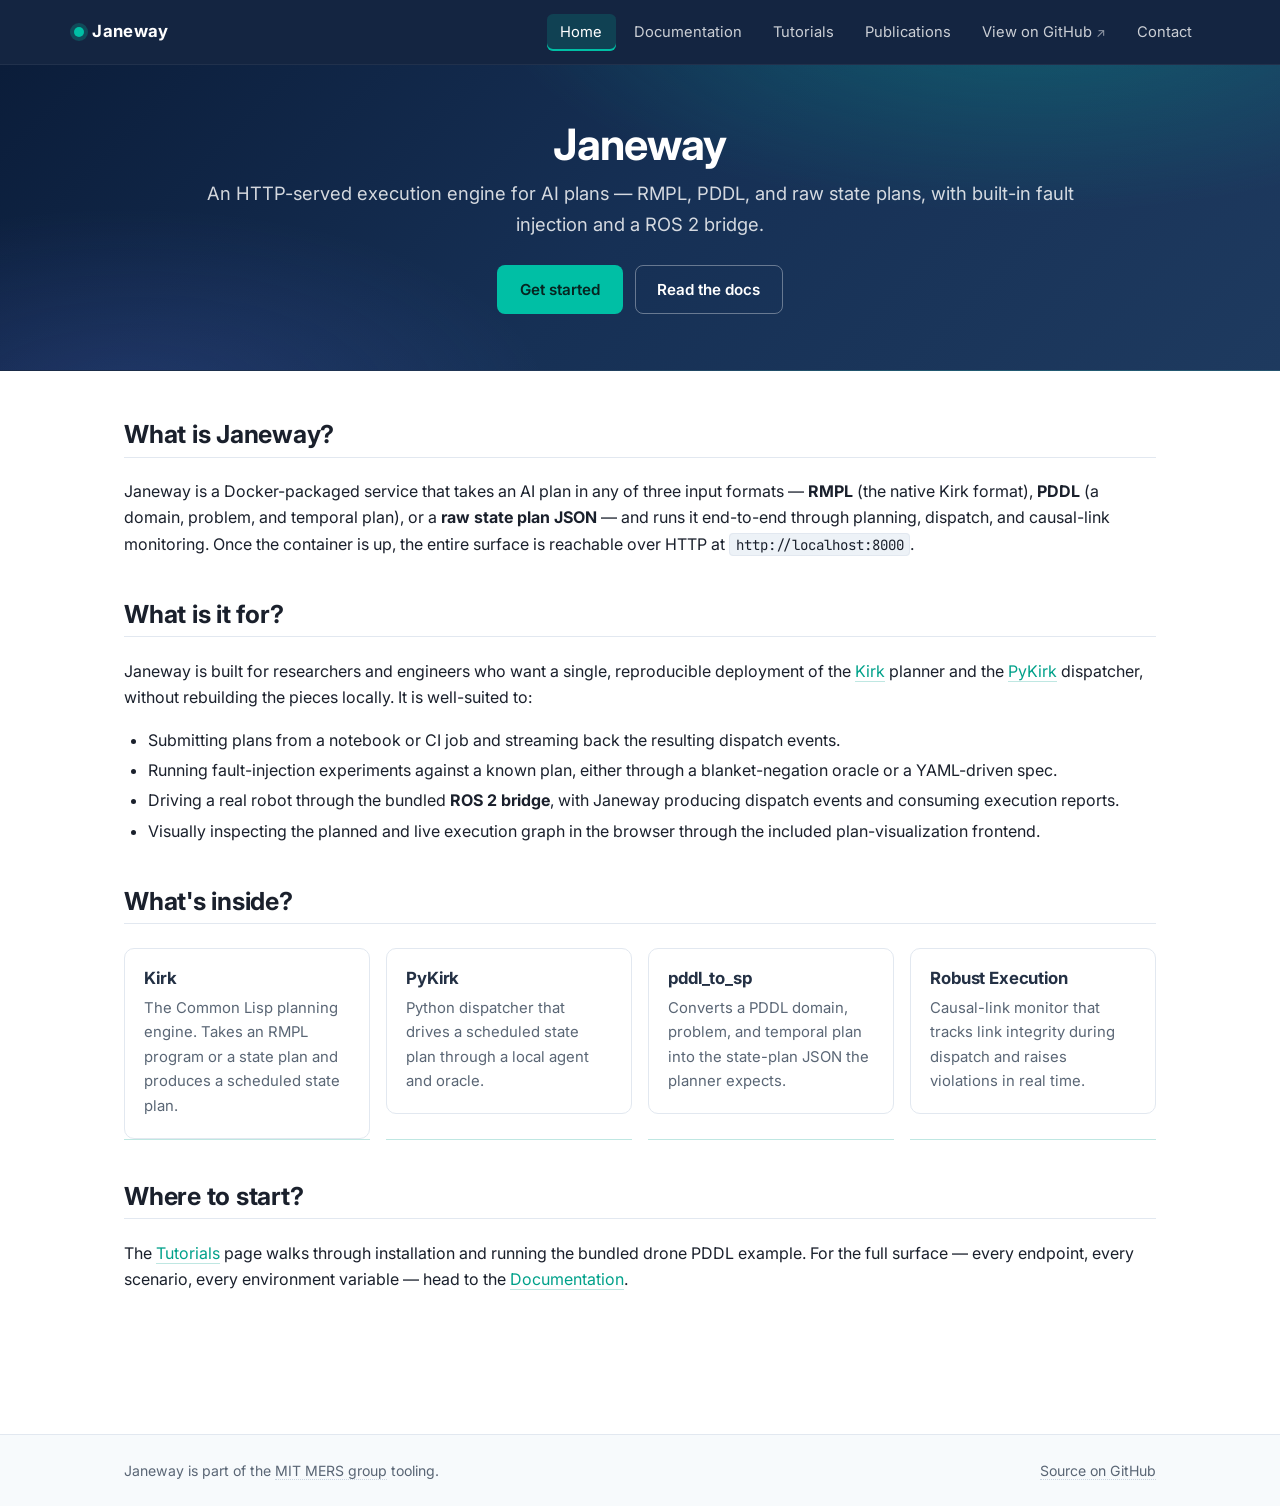
<file: docs/index.html>
<!doctype html>
<html lang="en">
<head>
  <meta charset="utf-8">
  <meta name="viewport" content="width=device-width, initial-scale=1">
  <title>Janeway — Execution as a Service</title>
  <meta name="description" content="Janeway is an HTTP-served execution engine for AI plans — RMPL, PDDL, and raw state-plan inputs, with built-in fault injection and a ROS 2 bridge.">
  <link rel="preconnect" href="https://fonts.googleapis.com">
  <link rel="preconnect" href="https://fonts.gstatic.com" crossorigin>
  <link href="https://fonts.googleapis.com/css2?family=Inter:wght@400;500;600;700&family=JetBrains+Mono:wght@400;500&display=swap" rel="stylesheet">
  <link rel="stylesheet" href="assets/style.css">
</head>
<body>

<nav class="topnav">
  <div class="topnav-inner">
    <a class="brand" href="index.html"><span class="brand-mark"></span>Janeway</a>
    <div class="nav-links">
      <a class="active" href="index.html">Home</a>
      <a href="documentation.html">Documentation</a>
      <a href="tutorials.html">Tutorials</a>
      <a href="publications.html">Publications</a>
      <a class="external" href="https://github.com/jolkin/janeway" target="_blank" rel="noopener">View on GitHub</a>
      <a href="contact.html">Contact</a>
    </div>
  </div>
</nav>

<header class="hero">
  <div class="hero-inner">
    <h1>Janeway</h1>
    <p class="tagline">An HTTP-served execution engine for AI plans — RMPL, PDDL, and raw state plans, with built-in fault injection and a ROS 2 bridge.</p>
    <div class="cta-row">
      <a class="btn btn-primary" href="tutorials.html">Get started</a>
      <a class="btn btn-ghost" href="documentation.html">Read the docs</a>
    </div>
  </div>
</header>

<div class="page">
  <main>
    <h2>What is Janeway?</h2>
    <p>
      Janeway is a Docker-packaged service that takes an AI plan in any of three input formats —
      <strong>RMPL</strong> (the native Kirk format), <strong>PDDL</strong> (a domain, problem, and
      temporal plan), or a <strong>raw state plan JSON</strong> — and runs it end-to-end through
      planning, dispatch, and causal-link monitoring. Once the container is up, the entire surface
      is reachable over HTTP at <code>http://localhost:8000</code>.
    </p>

    <h2>What is it for?</h2>
    <p>
      Janeway is built for researchers and engineers who want a single, reproducible deployment of
      the <a href="https://github.com/jolkin/enterprise" target="_blank" rel="noopener">Kirk</a>
      planner and the <a href="https://github.com/jolkin/pykirk-dispatcher" target="_blank" rel="noopener">PyKirk</a>
      dispatcher, without rebuilding the pieces locally. It is well-suited to:
    </p>
    <ul>
      <li>Submitting plans from a notebook or CI job and streaming back the resulting dispatch events.</li>
      <li>Running fault-injection experiments against a known plan, either through a blanket-negation oracle or a YAML-driven spec.</li>
      <li>Driving a real robot through the bundled <strong>ROS 2 bridge</strong>, with Janeway producing dispatch events and consuming execution reports.</li>
      <li>Visually inspecting the planned and live execution graph in the browser through the included plan-visualization frontend.</li>
    </ul>

    <h2>What's inside?</h2>
    <div class="card-grid">
      <a class="card-link" href="https://github.com/jolkin/enterprise" target="_blank" rel="noopener">
        <div class="card">
          <h3>Kirk</h3>
          <p>The Common Lisp planning engine. Takes an RMPL program or a state plan and produces a scheduled state plan.</p>
        </div>
      </a>
      <a class="card-link" href="https://github.com/jolkin/pykirk-dispatcher" target="_blank" rel="noopener">
        <div class="card">
          <h3>PyKirk</h3>
          <p>Python dispatcher that drives a scheduled state plan through a local agent and oracle.</p>
        </div>
      </a>
      <a class="card-link" href="https://github.com/jolkin/pddl_to_sp" target="_blank" rel="noopener">
        <div class="card">
          <h3>pddl_to_sp</h3>
          <p>Converts a PDDL domain, problem, and temporal plan into the state-plan JSON the planner expects.</p>
        </div>
      </a>
      <a class="card-link" href="https://github.com/jolkin/robust-execution" target="_blank" rel="noopener">
        <div class="card">
          <h3>Robust Execution</h3>
          <p>Causal-link monitor that tracks link integrity during dispatch and raises violations in real time.</p>
        </div>
      </a>
    </div>

    <h2>Where to start?</h2>
    <p>
      The <a href="tutorials.html">Tutorials</a> page walks through installation and running the
      bundled drone PDDL example. For the full surface — every endpoint, every scenario, every
      environment variable — head to the <a href="documentation.html">Documentation</a>.
    </p>
  </main>
</div>

<footer class="footer">
  <div class="footer-inner">
    <div>Janeway is part of the <a href="https://github.com/jolkin" target="_blank" rel="noopener">MIT MERS group</a> tooling.</div>
    <div><a href="https://github.com/jolkin/janeway" target="_blank" rel="noopener">Source on GitHub</a></div>
  </div>
</footer>

</body>
</html>
</file>
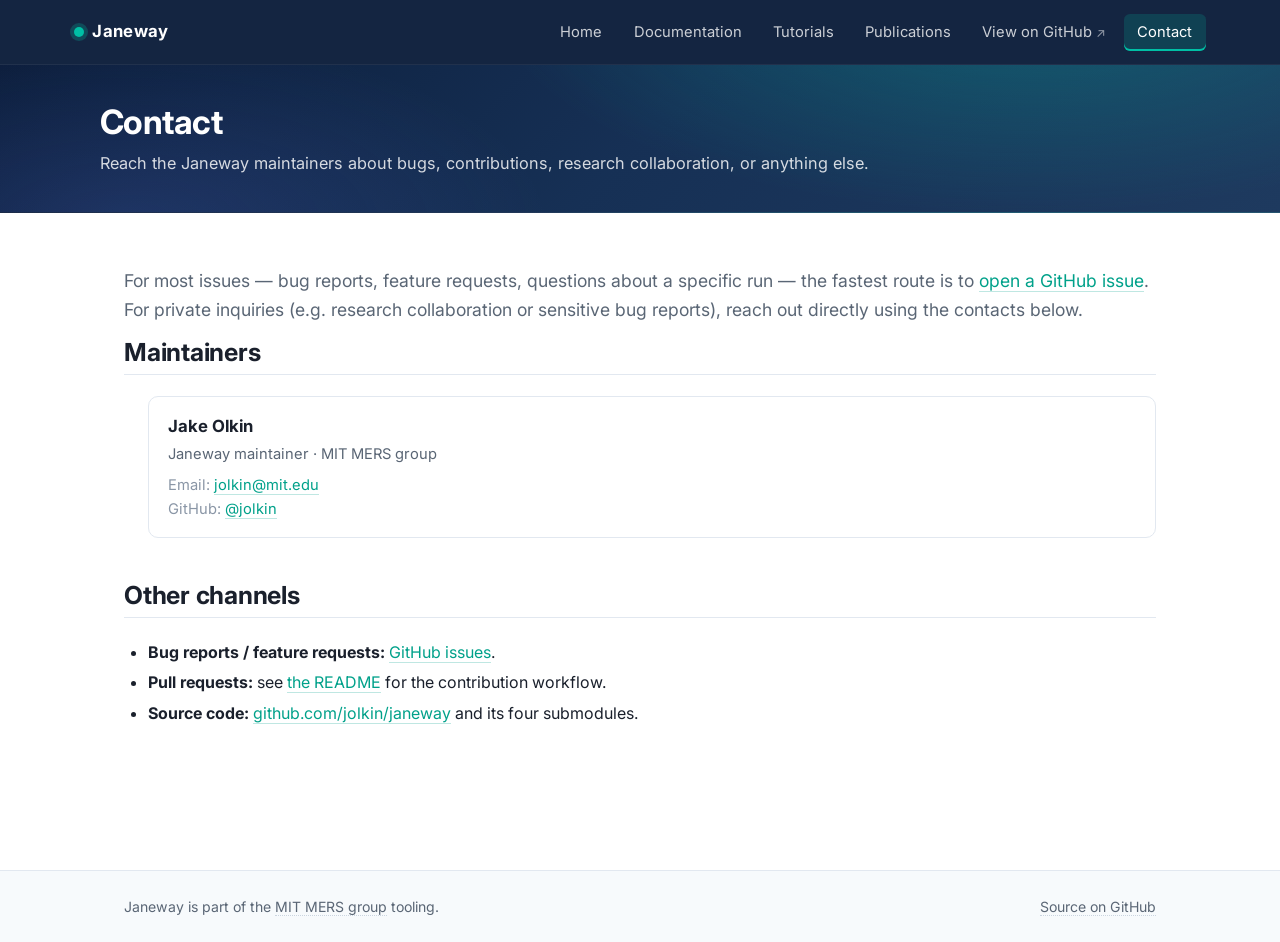
<file: docs/contact.html>
<!doctype html>
<html lang="en">
<head>
  <meta charset="utf-8">
  <meta name="viewport" content="width=device-width, initial-scale=1">
  <title>Contact — Janeway</title>
  <meta name="description" content="How to get in touch with the Janeway maintainers.">
  <link rel="preconnect" href="https://fonts.googleapis.com">
  <link rel="preconnect" href="https://fonts.gstatic.com" crossorigin>
  <link href="https://fonts.googleapis.com/css2?family=Inter:wght@400;500;600;700&family=JetBrains+Mono:wght@400;500&display=swap" rel="stylesheet">
  <link rel="stylesheet" href="assets/style.css">
</head>
<body>

<nav class="topnav">
  <div class="topnav-inner">
    <a class="brand" href="index.html"><span class="brand-mark"></span>Janeway</a>
    <div class="nav-links">
      <a href="index.html">Home</a>
      <a href="documentation.html">Documentation</a>
      <a href="tutorials.html">Tutorials</a>
      <a href="publications.html">Publications</a>
      <a class="external" href="https://github.com/jolkin/janeway" target="_blank" rel="noopener">View on GitHub</a>
      <a class="active" href="contact.html">Contact</a>
    </div>
  </div>
</nav>

<header class="hero compact">
  <div class="hero-inner">
    <h1>Contact</h1>
    <p class="tagline">Reach the Janeway maintainers about bugs, contributions, research collaboration, or anything else.</p>
  </div>
</header>

<div class="page">
  <main>

    <p class="lead">
      For most issues — bug reports, feature requests, questions about a specific run — the fastest
      route is to <a href="https://github.com/jolkin/janeway/issues/new" target="_blank" rel="noopener">open a GitHub issue</a>.
      For private inquiries (e.g. research collaboration or sensitive bug reports), reach out
      directly using the contacts below.
    </p>


    <h2 id="maintainers" class="anchor-h">Maintainers <a class="perma" href="#maintainers">¶</a></h2>

    <ul class="contact-list">
      <li>
        <div class="name">Jake Olkin</div>
        <div class="role">Janeway maintainer · MIT MERS group</div>
        <div class="channels">
          <span>Email:</span> <a href="mailto:jolkin@mit.edu">jolkin@mit.edu</a><br>
          <span>GitHub:</span> <a href="https://github.com/jolkin" target="_blank" rel="noopener">@jolkin</a>
        </div>
      </li>

      <!--
        Add more maintainers by duplicating the block below and filling in the fields.

        <li>
          <div class="name">Full Name</div>
          <div class="role">Role · Affiliation</div>
          <div class="channels">
            <span>Email:</span> <a href="mailto:name@example.com">name@example.com</a><br>
            <span>GitHub:</span> <a href="https://github.com/handle" target="_blank" rel="noopener">@handle</a>
          </div>
        </li>
      -->
    </ul>

    <h2 id="other-channels" class="anchor-h">Other channels <a class="perma" href="#other-channels">¶</a></h2>

    <ul>
      <li><strong>Bug reports / feature requests:</strong> <a href="https://github.com/jolkin/janeway/issues" target="_blank" rel="noopener">GitHub issues</a>.</li>
      <li><strong>Pull requests:</strong> see <a href="https://github.com/jolkin/janeway/blob/main/README.md" target="_blank" rel="noopener">the README</a> for the contribution workflow.</li>
      <li><strong>Source code:</strong> <a href="https://github.com/jolkin/janeway" target="_blank" rel="noopener">github.com/jolkin/janeway</a> and its four submodules.</li>
    </ul>

  </main>
</div>

<footer class="footer">
  <div class="footer-inner">
    <div>Janeway is part of the <a href="https://github.com/jolkin" target="_blank" rel="noopener">MIT MERS group</a> tooling.</div>
    <div><a href="https://github.com/jolkin/janeway" target="_blank" rel="noopener">Source on GitHub</a></div>
  </div>
</footer>

</body>
</html>
</file>
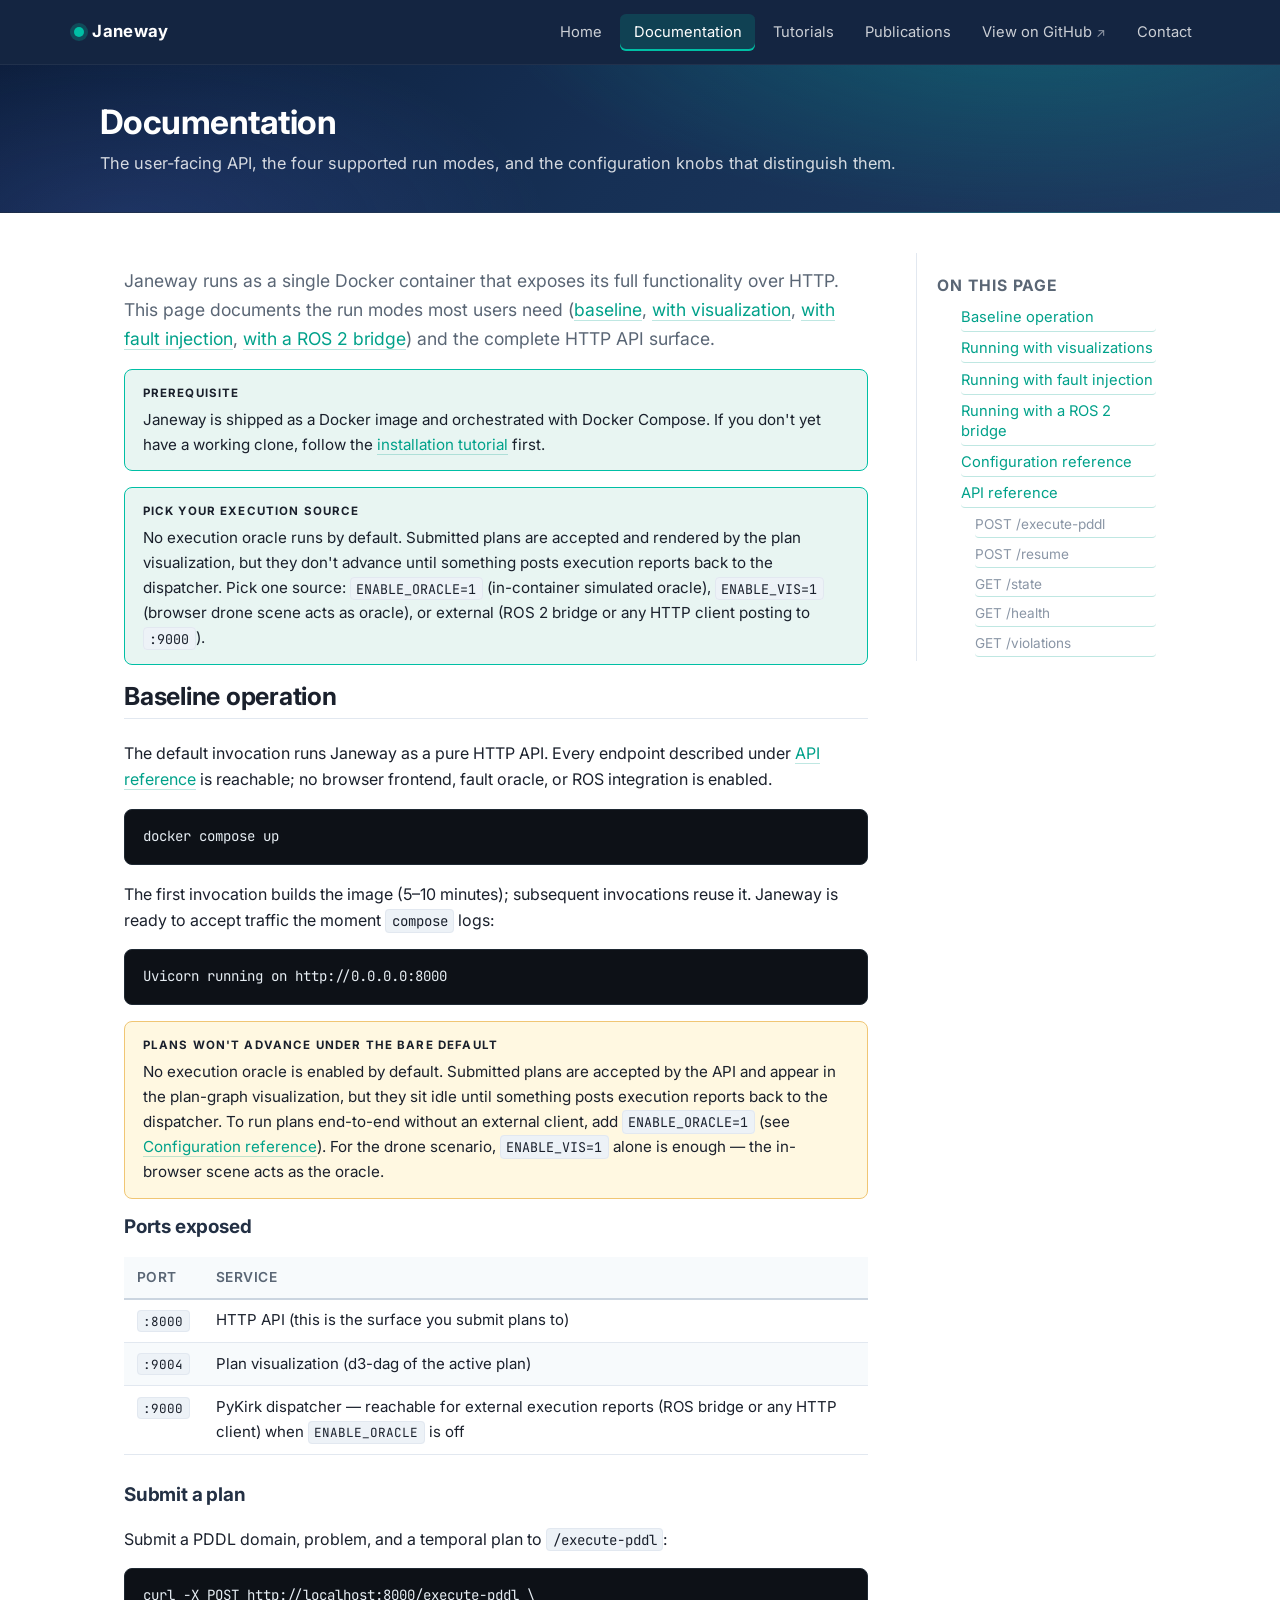
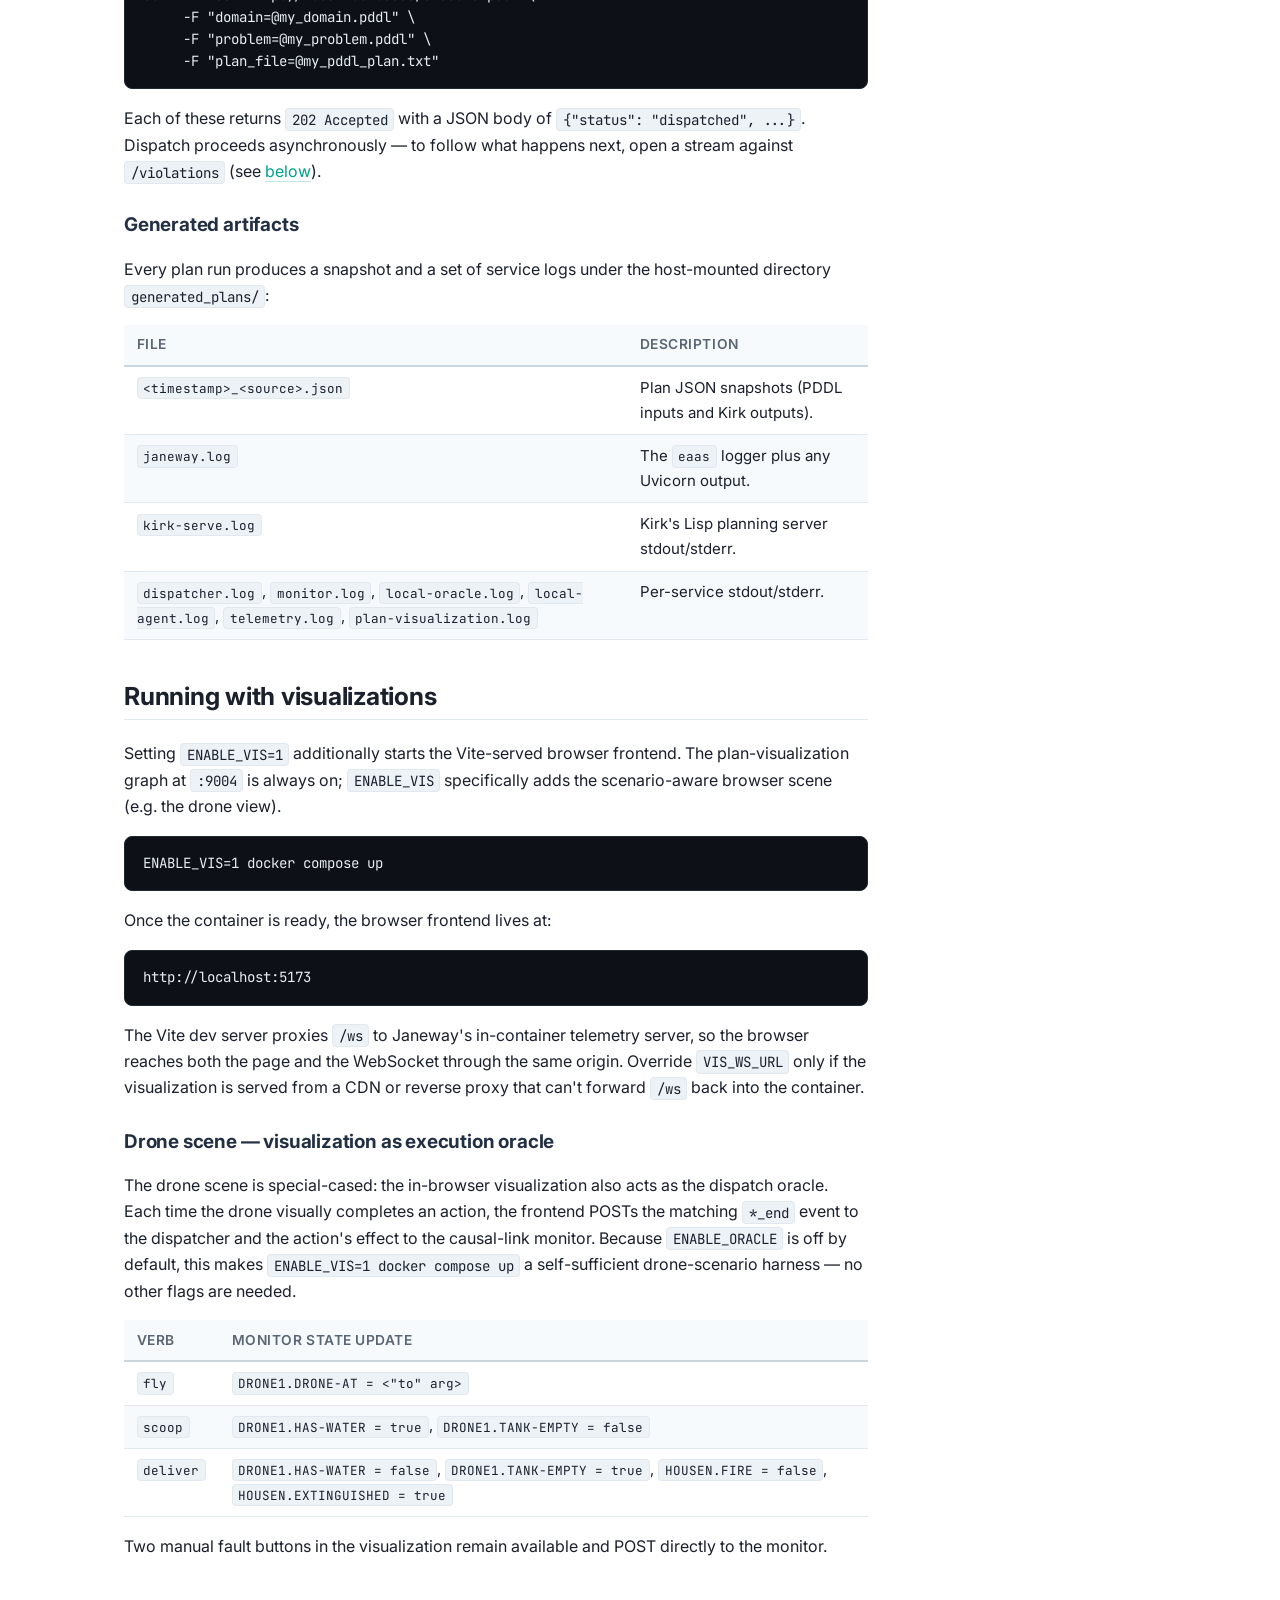
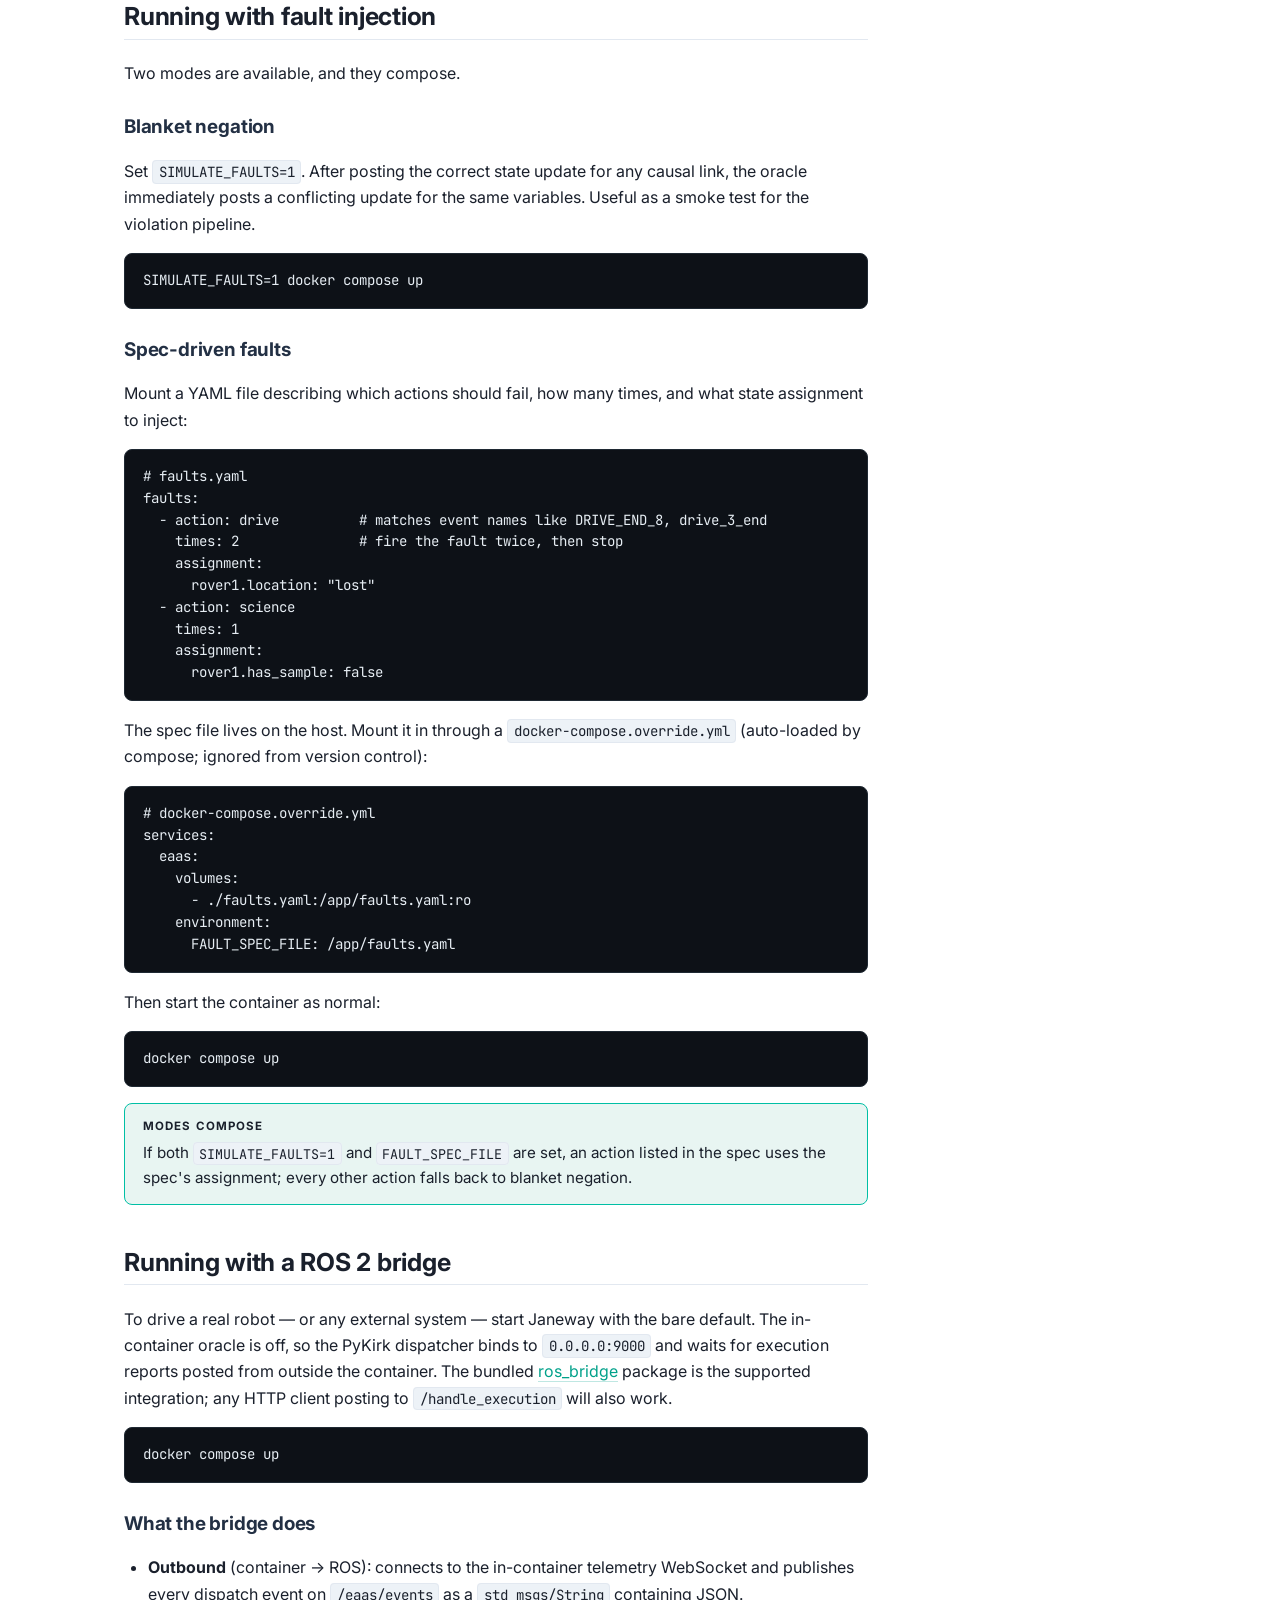
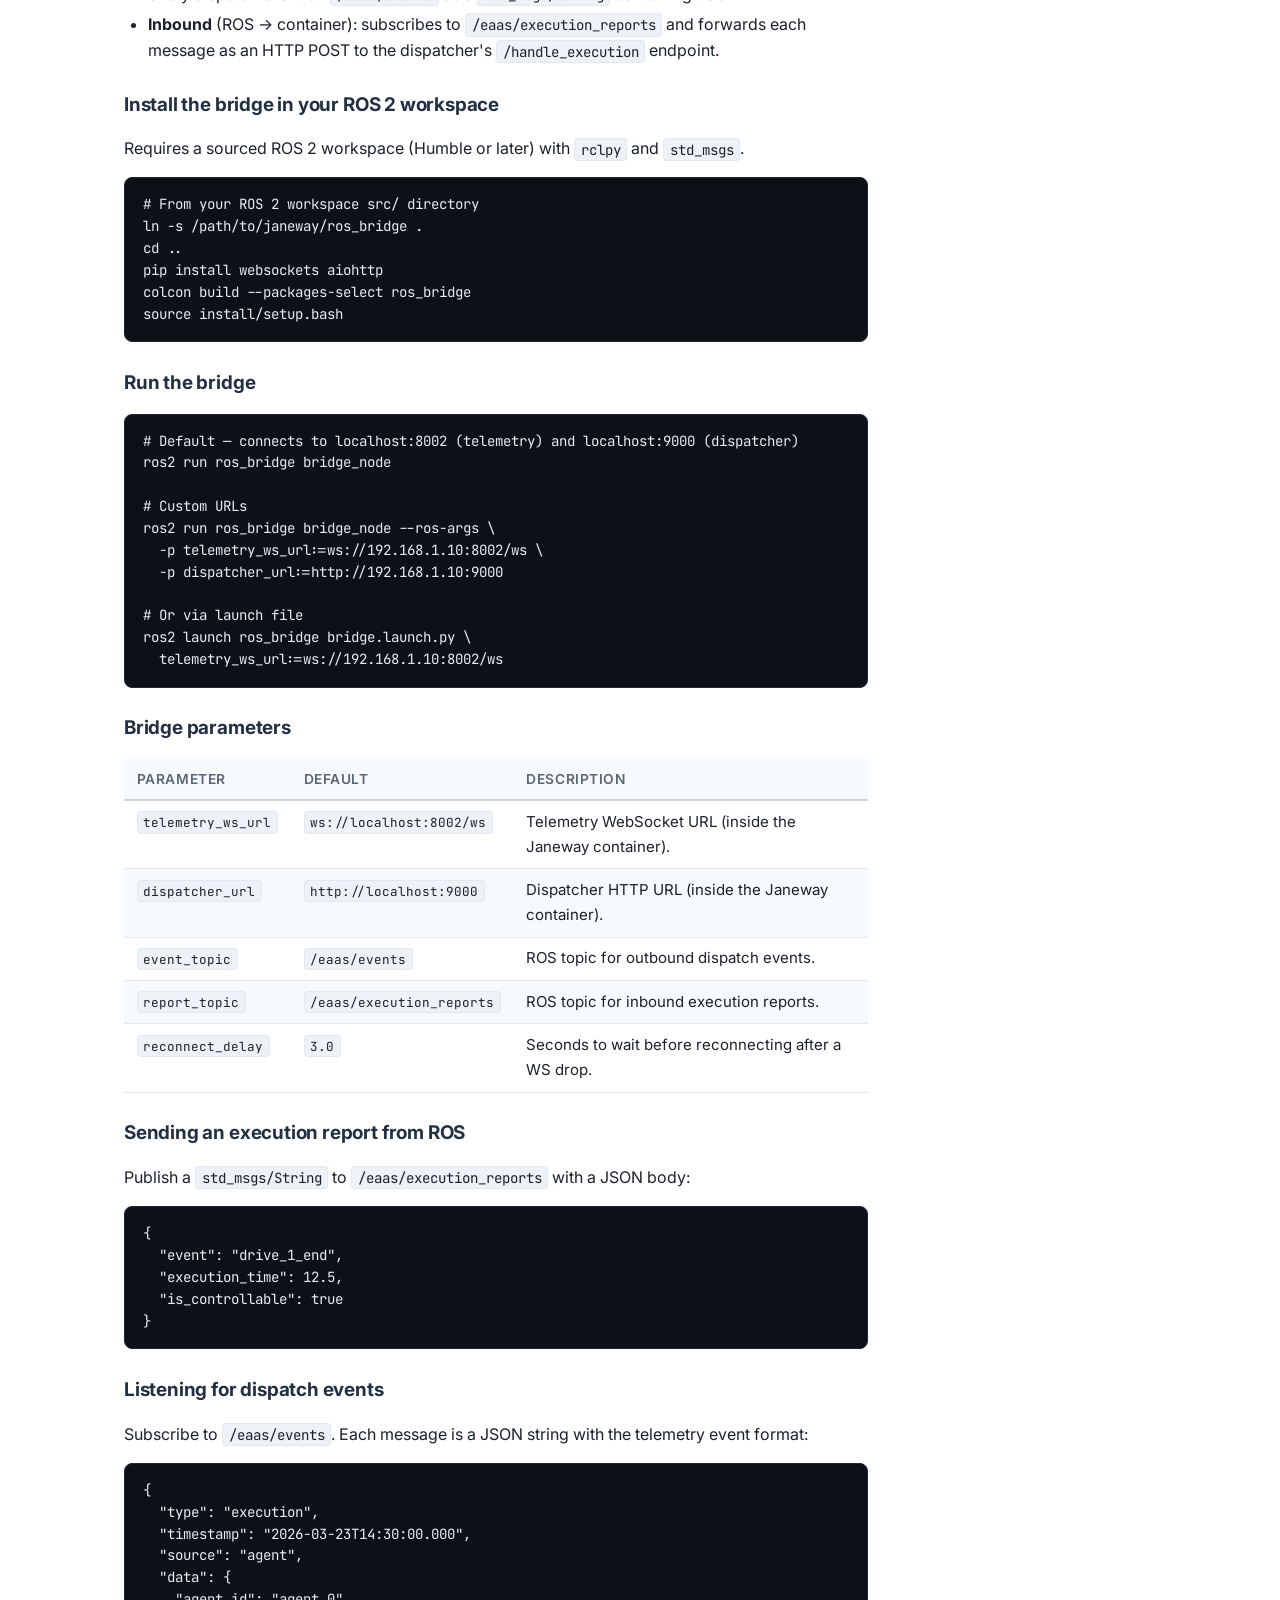
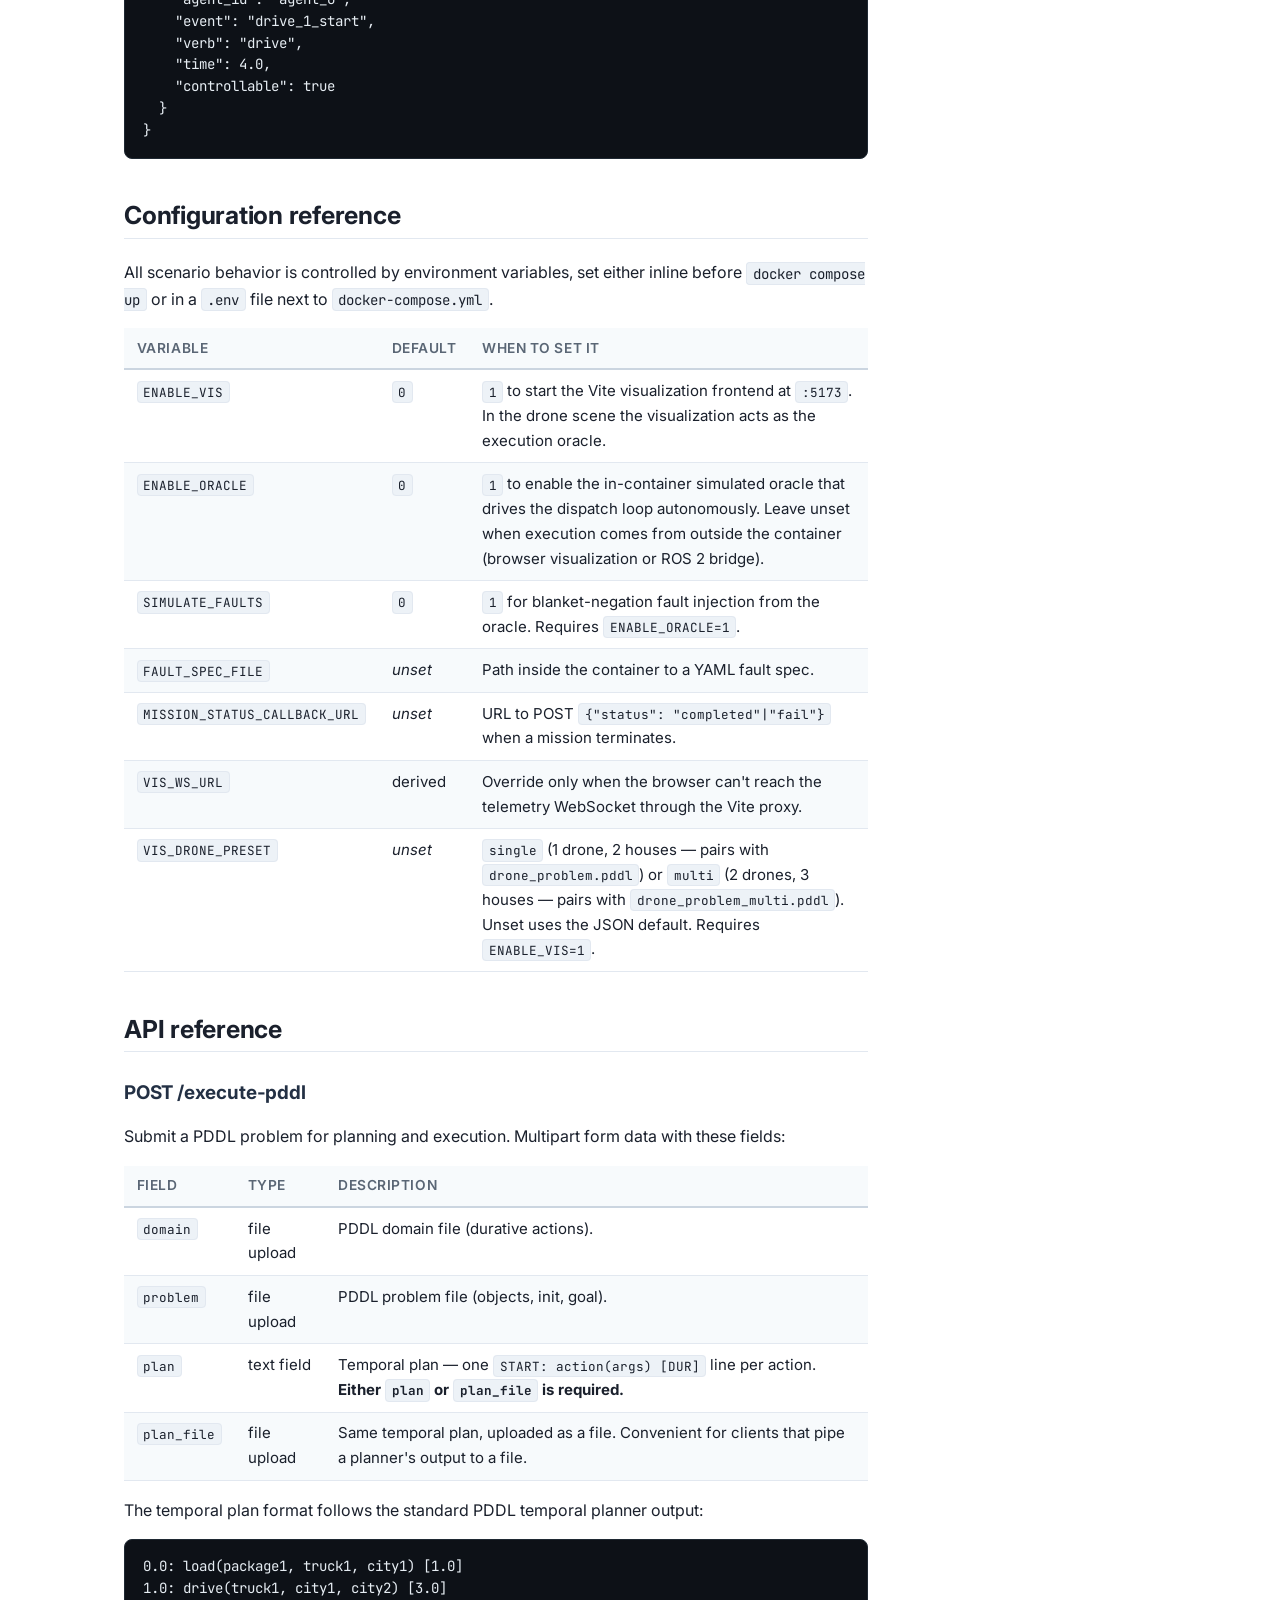
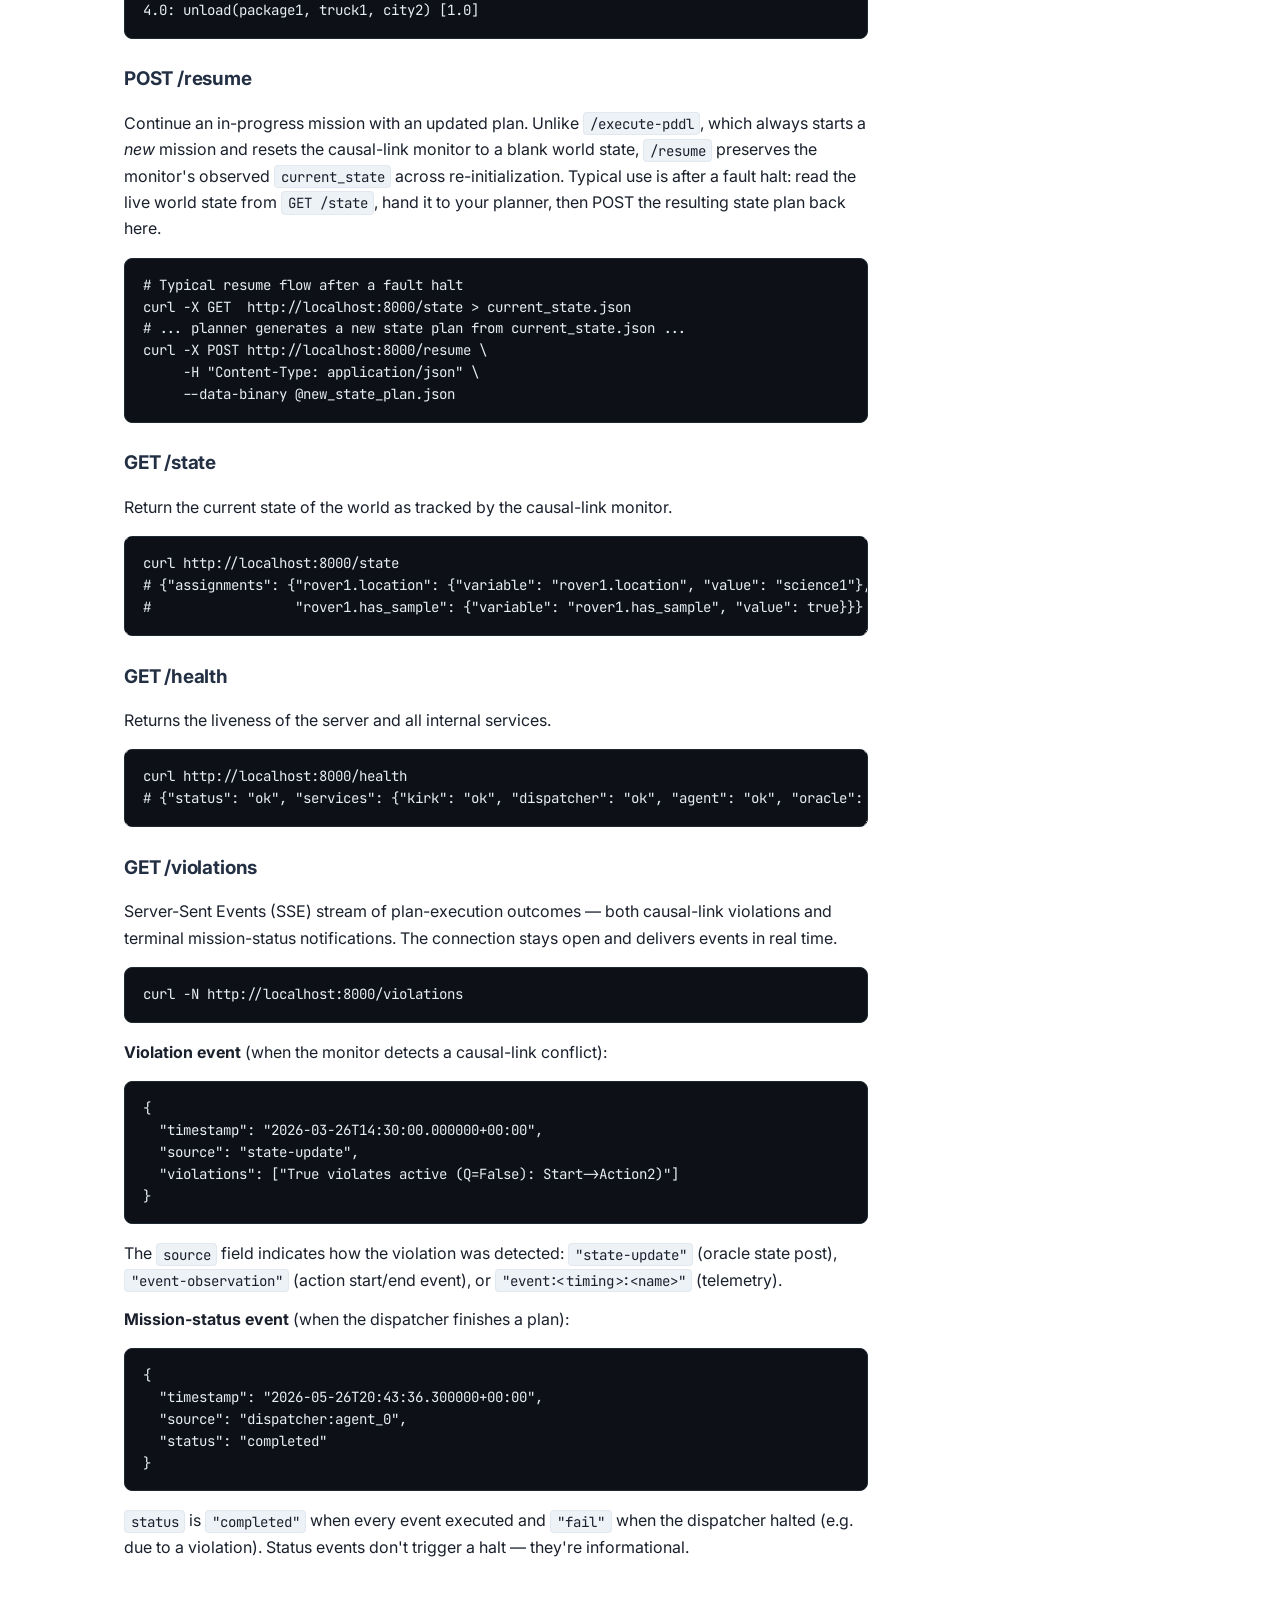
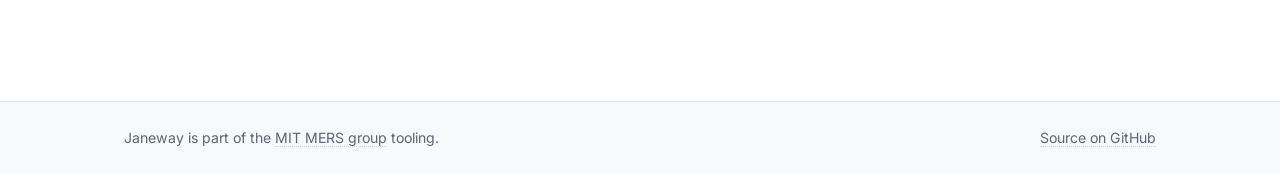
<file: docs/documentation.html>
<!doctype html>
<html lang="en">
<head>
  <meta charset="utf-8">
  <meta name="viewport" content="width=device-width, initial-scale=1">
  <title>Documentation — Janeway</title>
  <meta name="description" content="API reference and run-mode documentation for Janeway — baseline, visualization, fault injection, and ROS 2 bridge.">
  <link rel="preconnect" href="https://fonts.googleapis.com">
  <link rel="preconnect" href="https://fonts.gstatic.com" crossorigin>
  <link href="https://fonts.googleapis.com/css2?family=Inter:wght@400;500;600;700&family=JetBrains+Mono:wght@400;500&display=swap" rel="stylesheet">
  <link rel="stylesheet" href="assets/style.css">
</head>
<body>

<nav class="topnav">
  <div class="topnav-inner">
    <a class="brand" href="index.html"><span class="brand-mark"></span>Janeway</a>
    <div class="nav-links">
      <a href="index.html">Home</a>
      <a class="active" href="documentation.html">Documentation</a>
      <a href="tutorials.html">Tutorials</a>
      <a href="publications.html">Publications</a>
      <a class="external" href="https://github.com/jolkin/janeway" target="_blank" rel="noopener">View on GitHub</a>
      <a href="contact.html">Contact</a>
    </div>
  </div>
</nav>

<header class="hero compact">
  <div class="hero-inner">
    <h1>Documentation</h1>
    <p class="tagline">The user-facing API, the four supported run modes, and the configuration knobs that distinguish them.</p>
  </div>
</header>

<div class="page with-toc">
  <main>

    <p class="lead">
      Janeway runs as a single Docker container that exposes its full functionality over HTTP. This
      page documents the run modes most users need (<a href="#baseline">baseline</a>,
      <a href="#visualization">with visualization</a>, <a href="#faults">with fault injection</a>,
      <a href="#ros-bridge">with a ROS&nbsp;2 bridge</a>) and the complete HTTP API surface.
    </p>

    <div class="callout info">
      <span class="callout-title">Prerequisite</span>
      Janeway is shipped as a Docker image and orchestrated with Docker Compose. If you don't yet
      have a working clone, follow the <a href="tutorials.html#install">installation tutorial</a>
      first.
    </div>

    <div class="callout info">
      <span class="callout-title">Pick your execution source</span>
      No execution oracle runs by default. Submitted plans are accepted and rendered by the plan
      visualization, but they don't advance until something posts execution reports back to the
      dispatcher. Pick one source: <code>ENABLE_ORACLE=1</code> (in-container simulated oracle),
      <code>ENABLE_VIS=1</code> (browser drone scene acts as oracle), or external (ROS&nbsp;2 bridge
      or any HTTP client posting to <code>:9000</code>).
    </div>

    <!-- ─── BASELINE ─── -->
    <h2 id="baseline" class="anchor-h">Baseline operation <a class="perma" href="#baseline">¶</a></h2>

    <p>
      The default invocation runs Janeway as a pure HTTP API. Every endpoint described under
      <a href="#api">API reference</a> is reachable; no browser frontend, fault oracle, or ROS
      integration is enabled.
    </p>

    <pre><code>docker compose up</code></pre>

    <p>
      The first invocation builds the image (5–10 minutes); subsequent invocations reuse it.
      Janeway is ready to accept traffic the moment <code>compose</code> logs:
    </p>

    <pre><code>Uvicorn running on http://0.0.0.0:8000</code></pre>

    <div class="callout warn">
      <span class="callout-title">Plans won't advance under the bare default</span>
      No execution oracle is enabled by default. Submitted plans are accepted by the API and
      appear in the plan-graph visualization, but they sit idle until something posts execution
      reports back to the dispatcher. To run plans end-to-end without an external client, add
      <code>ENABLE_ORACLE=1</code> (see <a href="#config">Configuration reference</a>). For the
      drone scenario, <code>ENABLE_VIS=1</code> alone is enough — the in-browser scene acts as
      the oracle.
    </div>

    <h3>Ports exposed</h3>
    <table>
      <thead><tr><th>Port</th><th>Service</th></tr></thead>
      <tbody>
        <tr><td><code>:8000</code></td><td>HTTP API (this is the surface you submit plans to)</td></tr>
        <tr><td><code>:9004</code></td><td>Plan visualization (d3-dag of the active plan)</td></tr>
        <tr><td><code>:9000</code></td><td>PyKirk dispatcher — reachable for external execution reports (ROS bridge or any HTTP client) when <code>ENABLE_ORACLE</code> is off</td></tr>
      </tbody>
    </table>

    <h3>Submit a plan</h3>
    <p>Submit a PDDL domain, problem, and a temporal plan to <code>/execute-pddl</code>:</p>
    <pre><code>curl -X POST http://localhost:8000/execute-pddl \
     -F "domain=@my_domain.pddl" \
     -F "problem=@my_problem.pddl" \
     -F "plan_file=@my_pddl_plan.txt"</code></pre>

    <p>
      Each of these returns <code>202 Accepted</code> with a JSON body of
      <code>{"status": "dispatched", ...}</code>. Dispatch proceeds asynchronously — to follow
      what happens next, open a stream against <code>/violations</code> (see
      <a href="#api-violations">below</a>).
    </p>

    <h3>Generated artifacts</h3>
    <p>Every plan run produces a snapshot and a set of service logs under the host-mounted directory <code>generated_plans/</code>:</p>
    <table>
      <thead><tr><th>File</th><th>Description</th></tr></thead>
      <tbody>
        <tr><td><code>&lt;timestamp&gt;_&lt;source&gt;.json</code></td><td>Plan JSON snapshots (PDDL inputs and Kirk outputs).</td></tr>
        <tr><td><code>janeway.log</code></td><td>The <code>eaas</code> logger plus any Uvicorn output.</td></tr>
        <tr><td><code>kirk-serve.log</code></td><td>Kirk's Lisp planning server stdout/stderr.</td></tr>
        <tr><td><code>dispatcher.log</code>, <code>monitor.log</code>, <code>local-oracle.log</code>, <code>local-agent.log</code>, <code>telemetry.log</code>, <code>plan-visualization.log</code></td><td>Per-service stdout/stderr.</td></tr>
      </tbody>
    </table>

    <!-- ─── VISUALIZATION ─── -->
    <h2 id="visualization" class="anchor-h">Running with visualizations <a class="perma" href="#visualization">¶</a></h2>

    <p>
      Setting <code>ENABLE_VIS=1</code> additionally starts the Vite-served browser frontend. The
      plan-visualization graph at <code>:9004</code> is always on; <code>ENABLE_VIS</code>
      specifically adds the scenario-aware browser scene (e.g. the drone view).
    </p>

    <pre><code>ENABLE_VIS=1 docker compose up</code></pre>

    <p>Once the container is ready, the browser frontend lives at:</p>
    <pre><code>http://localhost:5173</code></pre>

    <p>
      The Vite dev server proxies <code>/ws</code> to Janeway's in-container telemetry server, so
      the browser reaches both the page and the WebSocket through the same origin. Override
      <code>VIS_WS_URL</code> only if the visualization is served from a CDN or reverse proxy that
      can't forward <code>/ws</code> back into the container.
    </p>

    <h3>Drone scene — visualization as execution oracle</h3>
    <p>
      The drone scene is special-cased: the in-browser visualization also acts as the dispatch
      oracle. Each time the drone visually completes an action, the frontend POSTs the matching
      <code>*_end</code> event to the dispatcher and the action's effect to the causal-link
      monitor. Because <code>ENABLE_ORACLE</code> is off by default, this makes
      <code>ENABLE_VIS=1 docker compose up</code> a self-sufficient drone-scenario harness — no
      other flags are needed.
    </p>
    <table>
      <thead><tr><th>Verb</th><th>Monitor state update</th></tr></thead>
      <tbody>
        <tr><td><code>fly</code></td><td><code>DRONE1.DRONE-AT = &lt;"to" arg&gt;</code></td></tr>
        <tr><td><code>scoop</code></td><td><code>DRONE1.HAS-WATER = true</code>, <code>DRONE1.TANK-EMPTY = false</code></td></tr>
        <tr><td><code>deliver</code></td><td><code>DRONE1.HAS-WATER = false</code>, <code>DRONE1.TANK-EMPTY = true</code>, <code>HOUSEN.FIRE = false</code>, <code>HOUSEN.EXTINGUISHED = true</code></td></tr>
      </tbody>
    </table>
    <p>Two manual fault buttons in the visualization remain available and POST directly to the monitor.</p>

    <!-- ─── FAULT INJECTION ─── -->
    <h2 id="faults" class="anchor-h">Running with fault injection <a class="perma" href="#faults">¶</a></h2>

    <p>Two modes are available, and they compose.</p>

    <h3>Blanket negation</h3>
    <p>
      Set <code>SIMULATE_FAULTS=1</code>. After posting the correct state update for any causal
      link, the oracle immediately posts a conflicting update for the same variables. Useful as a
      smoke test for the violation pipeline.
    </p>
    <pre><code>SIMULATE_FAULTS=1 docker compose up</code></pre>

    <h3>Spec-driven faults</h3>
    <p>
      Mount a YAML file describing which actions should fail, how many times, and what state
      assignment to inject:
    </p>
    <pre><code># faults.yaml
faults:
  - action: drive          # matches event names like DRIVE_END_8, drive_3_end
    times: 2               # fire the fault twice, then stop
    assignment:
      rover1.location: "lost"
  - action: science
    times: 1
    assignment:
      rover1.has_sample: false</code></pre>

    <p>
      The spec file lives on the host. Mount it in through a
      <code>docker-compose.override.yml</code> (auto-loaded by compose; ignored from version
      control):
    </p>
    <pre><code># docker-compose.override.yml
services:
  eaas:
    volumes:
      - ./faults.yaml:/app/faults.yaml:ro
    environment:
      FAULT_SPEC_FILE: /app/faults.yaml</code></pre>

    <p>Then start the container as normal:</p>
    <pre><code>docker compose up</code></pre>

    <div class="callout info">
      <span class="callout-title">Modes compose</span>
      If both <code>SIMULATE_FAULTS=1</code> and <code>FAULT_SPEC_FILE</code> are set, an action
      listed in the spec uses the spec's assignment; every other action falls back to
      blanket negation.
    </div>

    <!-- ─── ROS BRIDGE ─── -->
    <h2 id="ros-bridge" class="anchor-h">Running with a ROS 2 bridge <a class="perma" href="#ros-bridge">¶</a></h2>

    <p>
      To drive a real robot — or any external system — start Janeway with the bare default. The
      in-container oracle is off, so the PyKirk dispatcher binds to <code>0.0.0.0:9000</code> and
      waits for execution reports posted from outside the container. The bundled
      <a href="https://github.com/jolkin/janeway/tree/main/ros_bridge" target="_blank" rel="noopener">ros_bridge</a>
      package is the supported integration; any HTTP client posting to
      <code>/handle_execution</code> will also work.
    </p>

    <pre><code>docker compose up</code></pre>

    <h3>What the bridge does</h3>
    <ul>
      <li><strong>Outbound</strong> (container → ROS): connects to the in-container telemetry WebSocket and publishes every dispatch event on <code>/eaas/events</code> as a <code>std_msgs/String</code> containing JSON.</li>
      <li><strong>Inbound</strong> (ROS → container): subscribes to <code>/eaas/execution_reports</code> and forwards each message as an HTTP POST to the dispatcher's <code>/handle_execution</code> endpoint.</li>
    </ul>

    <h3>Install the bridge in your ROS 2 workspace</h3>
    <p>Requires a sourced ROS 2 workspace (Humble or later) with <code>rclpy</code> and <code>std_msgs</code>.</p>
    <pre><code># From your ROS 2 workspace src/ directory
ln -s /path/to/janeway/ros_bridge .
cd ..
pip install websockets aiohttp
colcon build --packages-select ros_bridge
source install/setup.bash</code></pre>

    <h3>Run the bridge</h3>
    <pre><code># Default — connects to localhost:8002 (telemetry) and localhost:9000 (dispatcher)
ros2 run ros_bridge bridge_node

# Custom URLs
ros2 run ros_bridge bridge_node --ros-args \
  -p telemetry_ws_url:=ws://192.168.1.10:8002/ws \
  -p dispatcher_url:=http://192.168.1.10:9000

# Or via launch file
ros2 launch ros_bridge bridge.launch.py \
  telemetry_ws_url:=ws://192.168.1.10:8002/ws</code></pre>

    <h3>Bridge parameters</h3>
    <table>
      <thead><tr><th>Parameter</th><th>Default</th><th>Description</th></tr></thead>
      <tbody>
        <tr><td><code>telemetry_ws_url</code></td><td><code>ws://localhost:8002/ws</code></td><td>Telemetry WebSocket URL (inside the Janeway container).</td></tr>
        <tr><td><code>dispatcher_url</code></td><td><code>http://localhost:9000</code></td><td>Dispatcher HTTP URL (inside the Janeway container).</td></tr>
        <tr><td><code>event_topic</code></td><td><code>/eaas/events</code></td><td>ROS topic for outbound dispatch events.</td></tr>
        <tr><td><code>report_topic</code></td><td><code>/eaas/execution_reports</code></td><td>ROS topic for inbound execution reports.</td></tr>
        <tr><td><code>reconnect_delay</code></td><td><code>3.0</code></td><td>Seconds to wait before reconnecting after a WS drop.</td></tr>
      </tbody>
    </table>

    <h3>Sending an execution report from ROS</h3>
    <p>Publish a <code>std_msgs/String</code> to <code>/eaas/execution_reports</code> with a JSON body:</p>
    <pre><code>{
  "event": "drive_1_end",
  "execution_time": 12.5,
  "is_controllable": true
}</code></pre>

    <h3>Listening for dispatch events</h3>
    <p>Subscribe to <code>/eaas/events</code>. Each message is a JSON string with the telemetry event format:</p>
    <pre><code>{
  "type": "execution",
  "timestamp": "2026-03-23T14:30:00.000",
  "source": "agent",
  "data": {
    "agent_id": "agent_0",
    "event": "drive_1_start",
    "verb": "drive",
    "time": 4.0,
    "controllable": true
  }
}</code></pre>

    <!-- ─── CONFIG ─── -->
    <h2 id="config" class="anchor-h">Configuration reference <a class="perma" href="#config">¶</a></h2>

    <p>
      All scenario behavior is controlled by environment variables, set either inline before
      <code>docker compose up</code> or in a <code>.env</code> file next to <code>docker-compose.yml</code>.
    </p>

    <table>
      <thead><tr><th>Variable</th><th>Default</th><th>When to set it</th></tr></thead>
      <tbody>
        <tr><td><code>ENABLE_VIS</code></td><td><code>0</code></td><td><code>1</code> to start the Vite visualization frontend at <code>:5173</code>. In the drone scene the visualization acts as the execution oracle.</td></tr>
        <tr><td><code>ENABLE_ORACLE</code></td><td><code>0</code></td><td><code>1</code> to enable the in-container simulated oracle that drives the dispatch loop autonomously. Leave unset when execution comes from outside the container (browser visualization or ROS 2 bridge).</td></tr>
        <tr><td><code>SIMULATE_FAULTS</code></td><td><code>0</code></td><td><code>1</code> for blanket-negation fault injection from the oracle. Requires <code>ENABLE_ORACLE=1</code>.</td></tr>
        <tr><td><code>FAULT_SPEC_FILE</code></td><td><em>unset</em></td><td>Path inside the container to a YAML fault spec.</td></tr>
        <tr><td><code>MISSION_STATUS_CALLBACK_URL</code></td><td><em>unset</em></td><td>URL to POST <code>{"status": "completed"|"fail"}</code> when a mission terminates.</td></tr>
        <tr><td><code>VIS_WS_URL</code></td><td>derived</td><td>Override only when the browser can't reach the telemetry WebSocket through the Vite proxy.</td></tr>
        <tr><td><code>VIS_DRONE_PRESET</code></td><td><em>unset</em></td><td><code>single</code> (1 drone, 2 houses — pairs with <code>drone_problem.pddl</code>) or <code>multi</code> (2 drones, 3 houses — pairs with <code>drone_problem_multi.pddl</code>). Unset uses the JSON default. Requires <code>ENABLE_VIS=1</code>.</td></tr>
      </tbody>
    </table>

    <!-- ─── API ─── -->
    <h2 id="api" class="anchor-h">API reference <a class="perma" href="#api">¶</a></h2>

    <h3 id="api-execute-pddl">POST /execute-pddl</h3>
    <p>Submit a PDDL problem for planning and execution. Multipart form data with these fields:</p>
    <table>
      <thead><tr><th>Field</th><th>Type</th><th>Description</th></tr></thead>
      <tbody>
        <tr><td><code>domain</code></td><td>file upload</td><td>PDDL domain file (durative actions).</td></tr>
        <tr><td><code>problem</code></td><td>file upload</td><td>PDDL problem file (objects, init, goal).</td></tr>
        <tr><td><code>plan</code></td><td>text field</td><td>Temporal plan — one <code>START: action(args) [DUR]</code> line per action. <strong>Either <code>plan</code> or <code>plan_file</code> is required.</strong></td></tr>
        <tr><td><code>plan_file</code></td><td>file upload</td><td>Same temporal plan, uploaded as a file. Convenient for clients that pipe a planner's output to a file.</td></tr>
      </tbody>
    </table>
    <p>The temporal plan format follows the standard PDDL temporal planner output:</p>
    <pre><code>0.0: load(package1, truck1, city1) [1.0]
1.0: drive(truck1, city1, city2) [3.0]
4.0: unload(package1, truck1, city2) [1.0]</code></pre>

    <h3 id="api-resume">POST /resume</h3>
    <p>
      Continue an in-progress mission with an updated plan. Unlike <code>/execute-pddl</code>,
      which always starts a <em>new</em> mission and resets the causal-link monitor to a blank
      world state, <code>/resume</code> preserves the monitor's observed
      <code>current_state</code> across re-initialization. Typical use is after a fault halt:
      read the live world state from <code>GET /state</code>, hand it to your planner, then POST
      the resulting state plan back here.
    </p>
    <pre><code># Typical resume flow after a fault halt
curl -X GET  http://localhost:8000/state > current_state.json
# ... planner generates a new state plan from current_state.json ...
curl -X POST http://localhost:8000/resume \
     -H "Content-Type: application/json" \
     --data-binary @new_state_plan.json</code></pre>

    <h3 id="api-state">GET /state</h3>
    <p>Return the current state of the world as tracked by the causal-link monitor.</p>
    <pre><code>curl http://localhost:8000/state
# {"assignments": {"rover1.location": {"variable": "rover1.location", "value": "science1"},
#                  "rover1.has_sample": {"variable": "rover1.has_sample", "value": true}}}</code></pre>

    <h3 id="api-health">GET /health</h3>
    <p>Returns the liveness of the server and all internal services.</p>
    <pre><code>curl http://localhost:8000/health
# {"status": "ok", "services": {"kirk": "ok", "dispatcher": "ok", "agent": "ok", "oracle": "ok"}}</code></pre>

    <h3 id="api-violations">GET /violations</h3>
    <p>
      Server-Sent Events (SSE) stream of plan-execution outcomes — both causal-link violations and
      terminal mission-status notifications. The connection stays open and delivers events in real
      time.
    </p>
    <pre><code>curl -N http://localhost:8000/violations</code></pre>

    <p><strong>Violation event</strong> (when the monitor detects a causal-link conflict):</p>
    <pre><code>{
  "timestamp": "2026-03-26T14:30:00.000000+00:00",
  "source": "state-update",
  "violations": ["True violates active (Q=False): Start->Action2)"]
}</code></pre>
    <p>
      The <code>source</code> field indicates how the violation was detected:
      <code>"state-update"</code> (oracle state post), <code>"event-observation"</code>
      (action start/end event), or <code>"event:&lt;timing&gt;:&lt;name&gt;"</code> (telemetry).
    </p>

    <p><strong>Mission-status event</strong> (when the dispatcher finishes a plan):</p>
    <pre><code>{
  "timestamp": "2026-05-26T20:43:36.300000+00:00",
  "source": "dispatcher:agent_0",
  "status": "completed"
}</code></pre>
    <p>
      <code>status</code> is <code>"completed"</code> when every event executed and <code>"fail"</code>
      when the dispatcher halted (e.g. due to a violation). Status events don't trigger a halt —
      they're informational.
    </p>

  </main>

  <aside class="toc">
    <h4>On this page</h4>
    <ul>
      <li><a href="#baseline">Baseline operation</a></li>
      <li><a href="#visualization">Running with visualizations</a></li>
      <li><a href="#faults">Running with fault injection</a></li>
      <li><a href="#ros-bridge">Running with a ROS 2 bridge</a></li>
      <li><a href="#config">Configuration reference</a></li>
      <li><a href="#api">API reference</a>
        <ul>
          <li><a href="#api-execute-pddl">POST /execute-pddl</a></li>
          <li><a href="#api-resume">POST /resume</a></li>
          <li><a href="#api-state">GET /state</a></li>
          <li><a href="#api-health">GET /health</a></li>
          <li><a href="#api-violations">GET /violations</a></li>
        </ul>
      </li>
    </ul>
  </aside>
</div>

<footer class="footer">
  <div class="footer-inner">
    <div>Janeway is part of the <a href="https://github.com/jolkin" target="_blank" rel="noopener">MIT MERS group</a> tooling.</div>
    <div><a href="https://github.com/jolkin/janeway" target="_blank" rel="noopener">Source on GitHub</a></div>
  </div>
</footer>

</body>
</html>
</file>
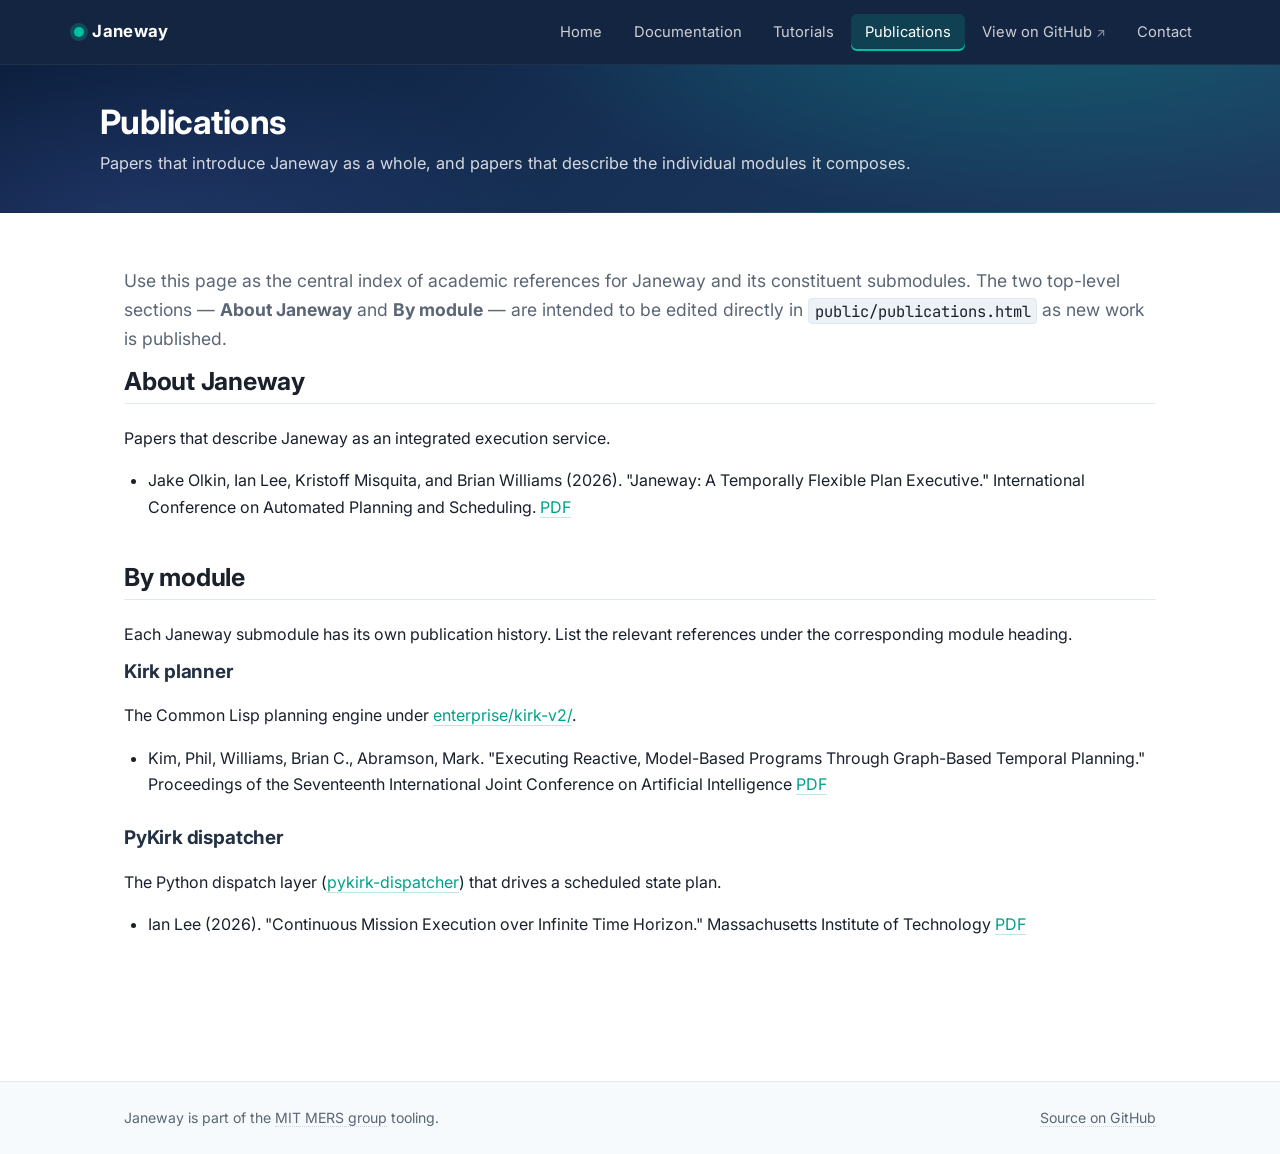
<file: docs/publications.html>
<!doctype html>
<html lang="en">
<head>
  <meta charset="utf-8">
  <meta name="viewport" content="width=device-width, initial-scale=1">
  <title>Publications — Janeway</title>
  <meta name="description" content="Publications about Janeway as a whole and about its individual modules (Kirk, PyKirk, robust execution, pddl_to_sp).">
  <link rel="preconnect" href="https://fonts.googleapis.com">
  <link rel="preconnect" href="https://fonts.gstatic.com" crossorigin>
  <link href="https://fonts.googleapis.com/css2?family=Inter:wght@400;500;600;700&family=JetBrains+Mono:wght@400;500&display=swap" rel="stylesheet">
  <link rel="stylesheet" href="assets/style.css">
</head>
<body>

<nav class="topnav">
  <div class="topnav-inner">
    <a class="brand" href="index.html"><span class="brand-mark"></span>Janeway</a>
    <div class="nav-links">
      <a href="index.html">Home</a>
      <a href="documentation.html">Documentation</a>
      <a href="tutorials.html">Tutorials</a>
      <a class="active" href="publications.html">Publications</a>
      <a class="external" href="https://github.com/jolkin/janeway" target="_blank" rel="noopener">View on GitHub</a>
      <a href="contact.html">Contact</a>
    </div>
  </div>
</nav>

<header class="hero compact">
  <div class="hero-inner">
    <h1>Publications</h1>
    <p class="tagline">Papers that introduce Janeway as a whole, and papers that describe the individual modules it composes.</p>
  </div>
</header>

<div class="page">
  <main>

    <p class="lead">
      Use this page as the central index of academic references for Janeway and its constituent
      submodules. The two top-level sections — <strong>About Janeway</strong> and
      <strong>By module</strong> — are intended to be edited directly in
      <code>public/publications.html</code> as new work is published.
    </p>

    <!-- ─── ABOUT JANEWAY ─── -->
    <h2 id="about-janeway" class="anchor-h">About Janeway <a class="perma" href="#about-janeway">¶</a></h2>
    <p>Papers that describe Janeway as an integrated execution service.</p>
          <!--
        To add one, duplicate this template inside the <ul> below and remove the comment markers:

        <li class="pub">
          <span class="pub-cite">Last, F. and Other, A. (2026). "Title of paper."</span>
          <span class="pub-venue">Venue, vol/issue, pp.</span>
          <span class="pub-link"><a href="https://example.com/paper.pdf">PDF</a></span>
        </li>
      -->
    <ul class="publication-list" id="publications-janeway">
     <li class="pub">
          <span class="pub-cite">Jake Olkin, Ian Lee, Kristoff Misquita, and Brian Williams (2026). "Janeway: A Temporally Flexible Plan Executive."</span>
          <span class="pub-venue">International Conference on Automated Planning and Scheduling.</span>
          <span class="pub-link"><a href="http://mers-papers.csail.mit.edu/Conference/2026/ICAPS2026_Janeway_Olkin/ICAPS_Enterprise_Demo.pdf">PDF</a></span>
        </li>
    </ul>

    <!-- ─── BY MODULE ─── -->
    <h2 id="by-module" class="anchor-h">By module <a class="perma" href="#by-module">¶</a></h2>
    <p>
      Each Janeway submodule has its own publication history. List the relevant references under
      the corresponding module heading.
    </p>

    <h3 id="kirk" class="anchor-h">Kirk planner <a class="perma" href="#kirk">¶</a></h3>
    <p>The Common Lisp planning engine under <a href="https://github.com/jolkin/enterprise" target="_blank" rel="noopener">enterprise/kirk-v2/</a>.</p>
    <ul class="publication-list" id="publications-kirk">
      <li class="pub">
          <span class="pub-cite"> Kim, Phil, Williams, Brian C., Abramson, Mark. "Executing Reactive, Model-Based Programs Through Graph-Based Temporal Planning."</span>
          <span class="pub-venue">Proceedings of the Seventeenth International Joint Conference on Artificial Intelligence</span>
          <span class="pub-link"><a href="http://mers-papers.csail.mit.edu/Publications/2001/IJCAI01/kirk-planner/Final/Final%20back%20from%20Michael/677.pdf">PDF</a></span>
        </li>
    </ul>

    <h3 id="pykirk" class="anchor-h">PyKirk dispatcher <a class="perma" href="#pykirk">¶</a></h3>
    <p>The Python dispatch layer (<a href="https://github.com/jolkin/pykirk-dispatcher" target="_blank" rel="noopener">pykirk-dispatcher</a>) that drives a scheduled state plan.</p>
    <ul class="publication-list" id="publications-pykirk">
      <li class="pub">
          <span class="pub-cite"> Ian Lee (2026). "Continuous Mission Execution over Infinite Time Horizon."</span>
          <span class="pub-venue">Massachusetts Institute of Technology</span>
          <span class="pub-link"><a href="http://mers-papers.csail.mit.edu/Theses/Ian%20Lee%20Meng/Ian_Lee_Thesis.pdf">PDF</a></span>
        </li>
    </ul>
    <!--
    <h3 id="robust-execution" class="anchor-h">Robust execution / causal-link monitor <a class="perma" href="#robust-execution">¶</a></h3>
    <p>The monitor (<a href="https://github.com/jolkin/robust-execution" target="_blank" rel="noopener">robust-execution</a>) that tracks causal-link integrity during dispatch.</p>
    <div class="empty-state">No publications listed yet.</div>
    <ul class="publication-list" id="publications-robust-execution">
     
    </ul>

    <h3 id="pddl-to-sp" class="anchor-h">pddl_to_sp <a class="perma" href="#pddl-to-sp">¶</a></h3>
    <p>The PDDL-to-state-plan converter (<a href="https://github.com/jolkin/pddl_to_sp" target="_blank" rel="noopener">pddl_to_sp</a>).</p>
    <div class="empty-state">No publications listed yet.</div>
    <ul class="publication-list" id="publications-pddl-to-sp">
      
    </ul>

    <h3 id="ros-bridge" class="anchor-h">ROS 2 bridge <a class="perma" href="#ros-bridge">¶</a></h3>
    <p>The ROS 2 integration node bundled inside <a href="https://github.com/jolkin/janeway/tree/main/ros_bridge" target="_blank" rel="noopener">ros_bridge/</a>.</p>
    <div class="empty-state">No publications listed yet.</div>
    <ul class="publication-list" id="publications-ros-bridge">
      
    </ul>
     -->
  </main>
</div>

<footer class="footer">
  <div class="footer-inner">
    <div>Janeway is part of the <a href="https://github.com/jolkin" target="_blank" rel="noopener">MIT MERS group</a> tooling.</div>
    <div><a href="https://github.com/jolkin/janeway" target="_blank" rel="noopener">Source on GitHub</a></div>
  </div>
</footer>

</body>
</html>
</file>
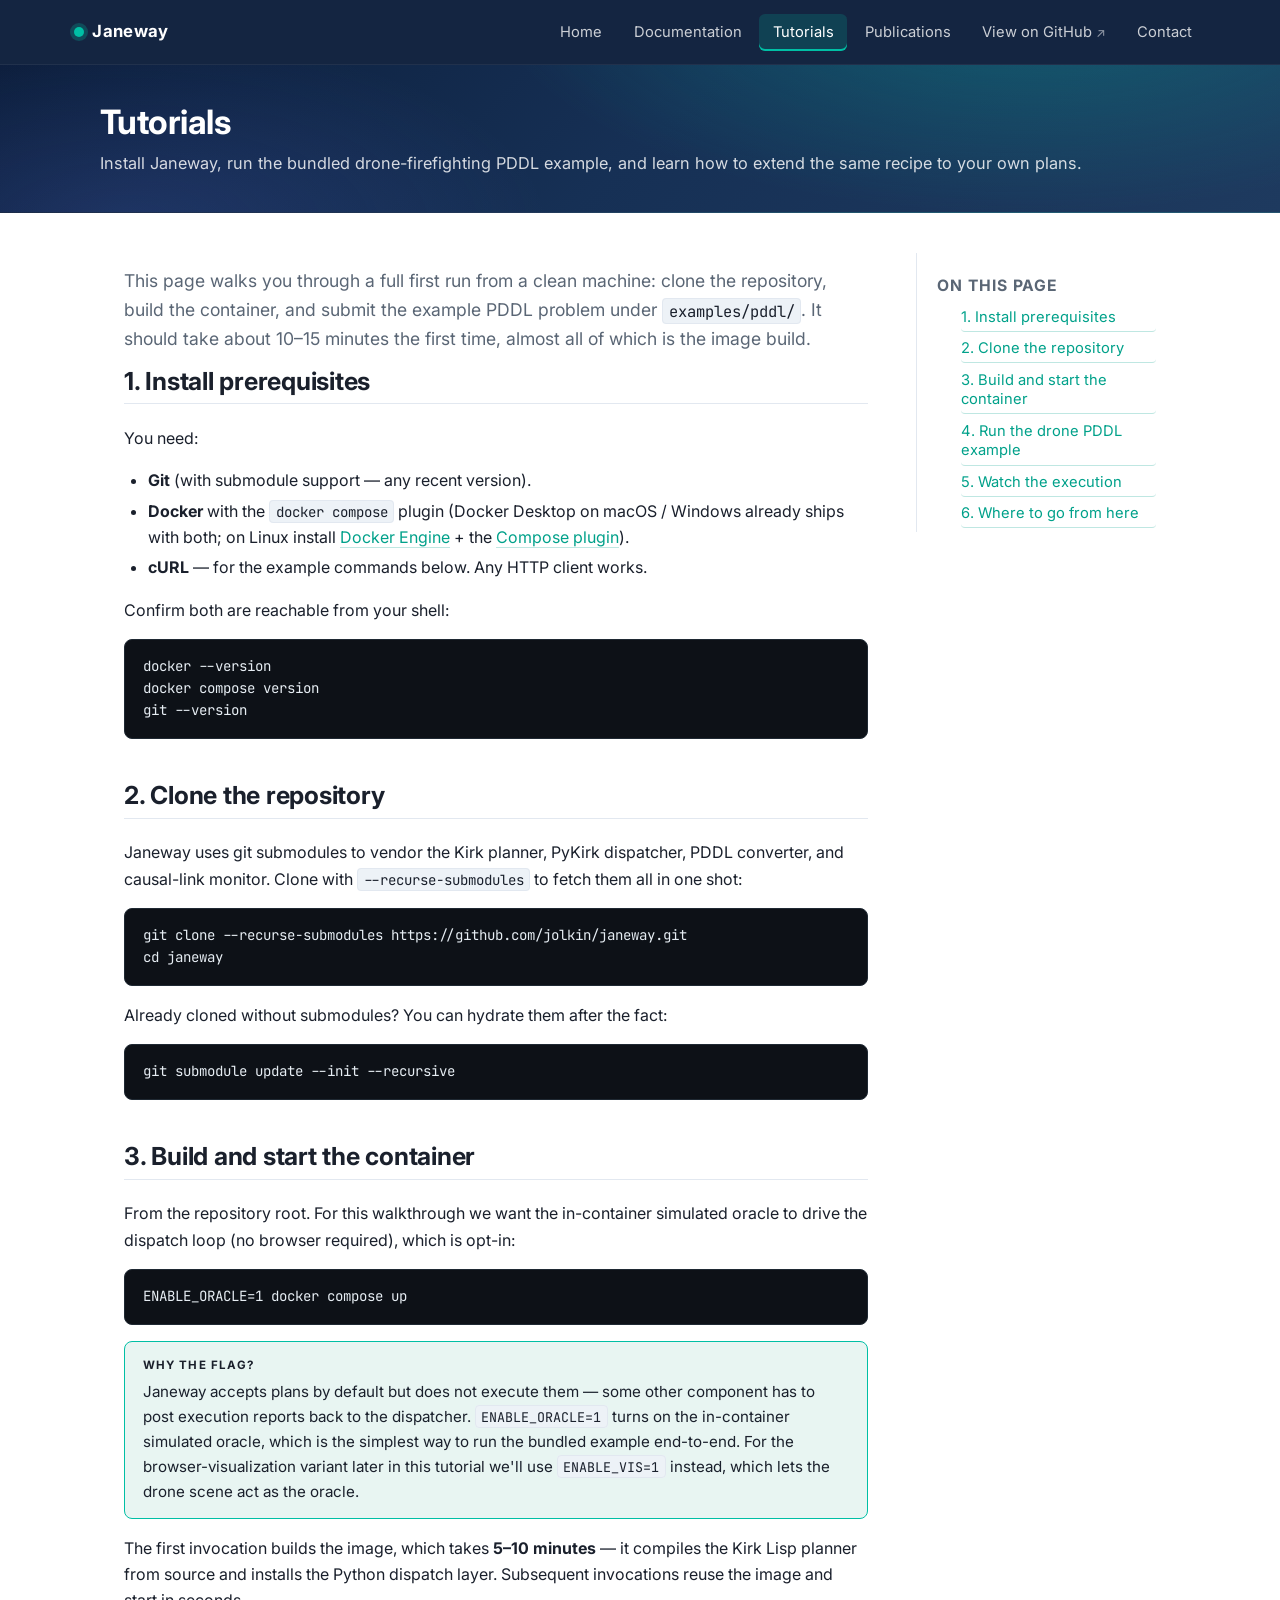
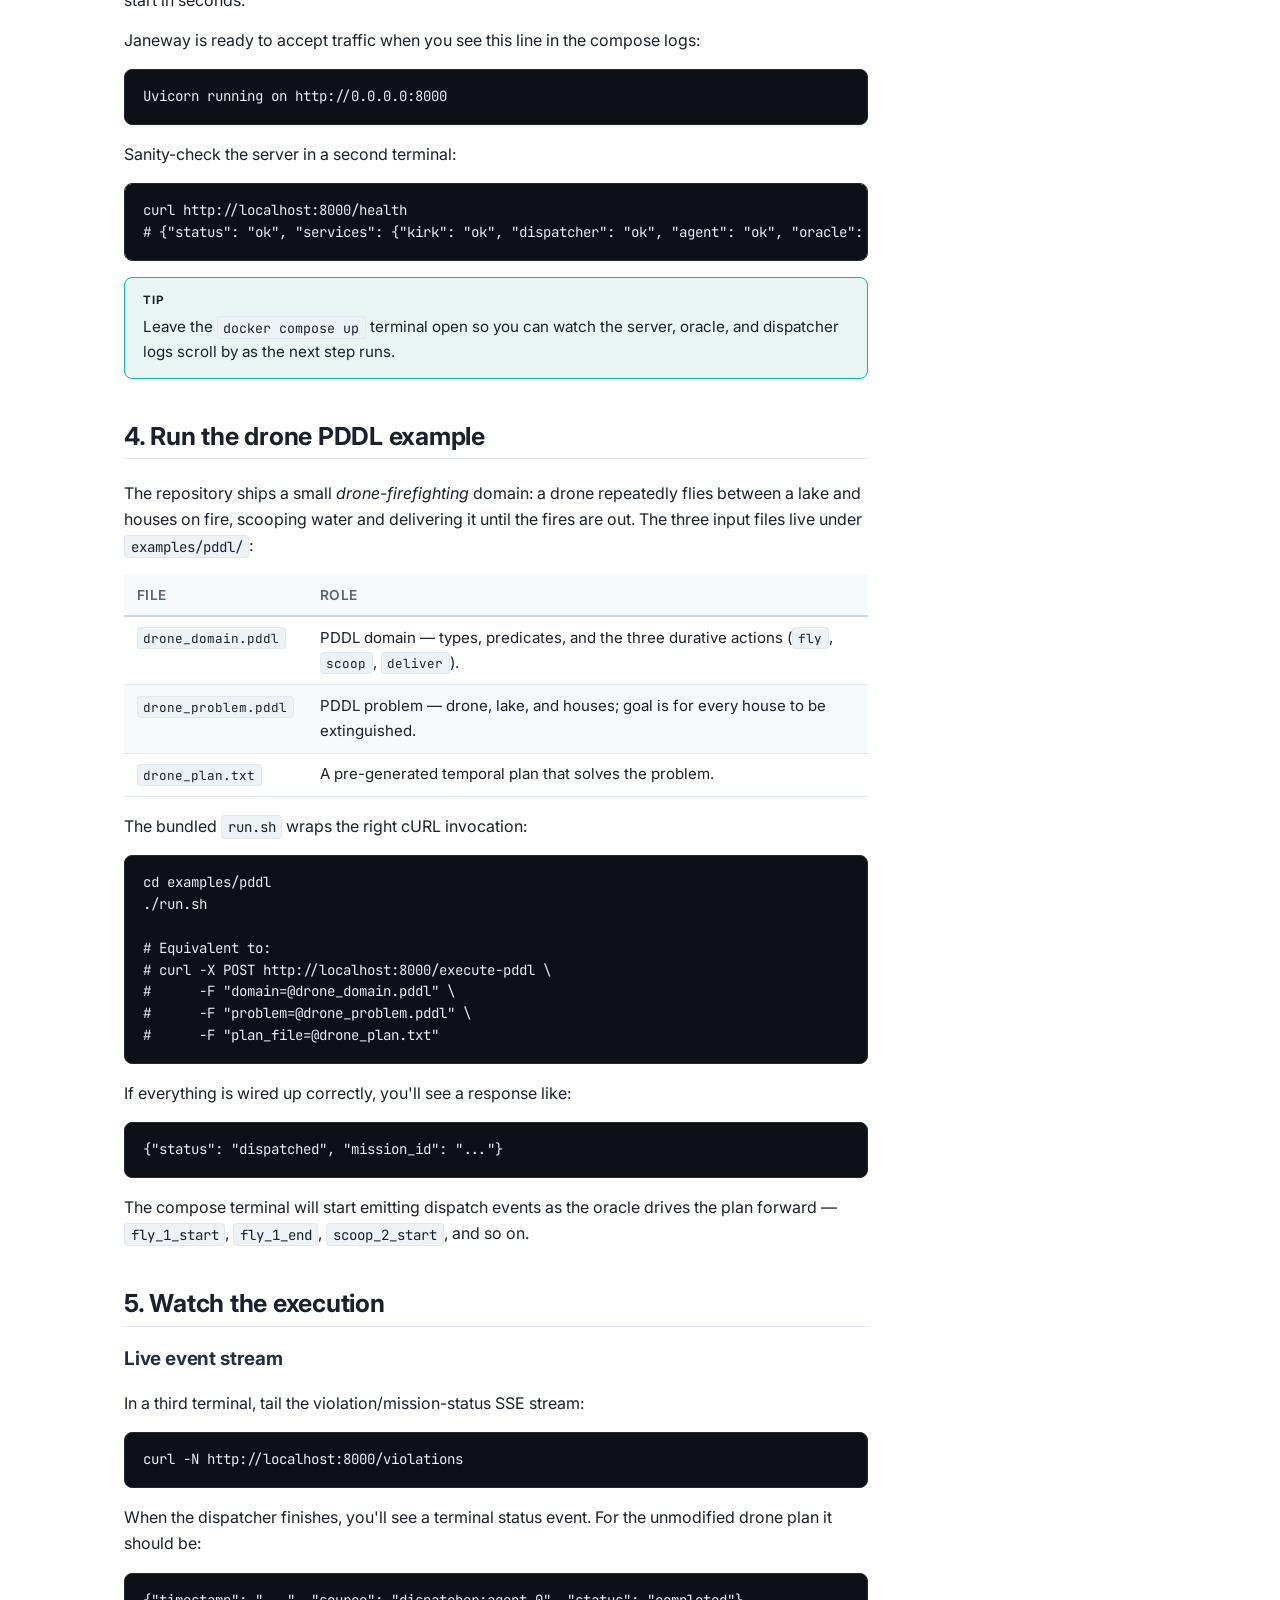
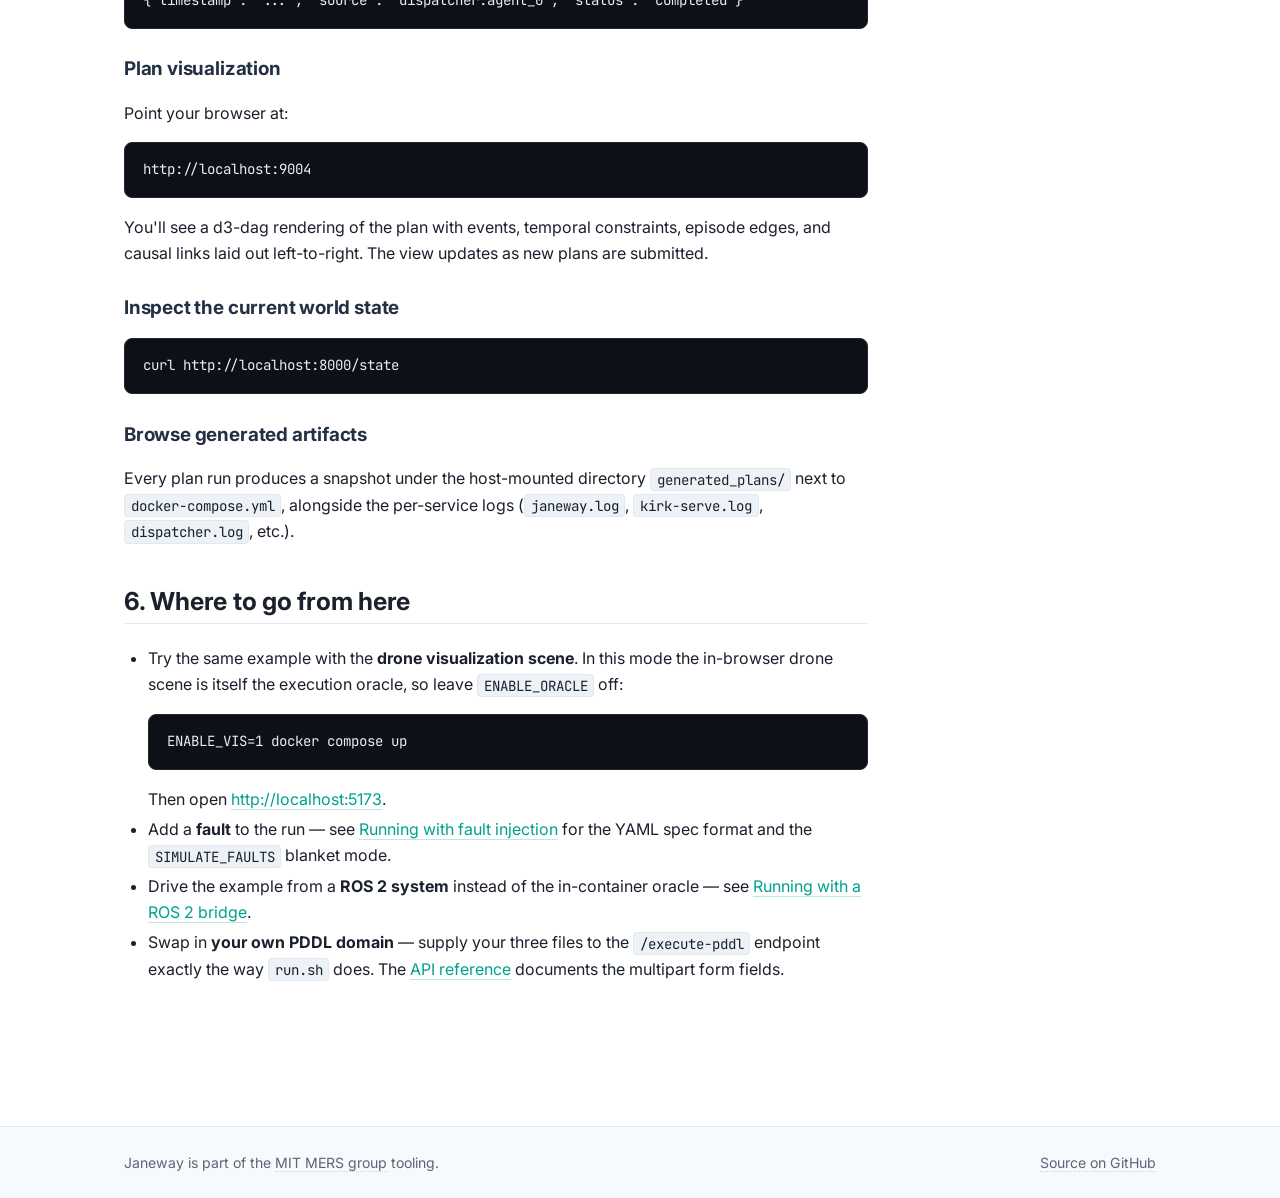
<file: docs/tutorials.html>
<!doctype html>
<html lang="en">
<head>
  <meta charset="utf-8">
  <meta name="viewport" content="width=device-width, initial-scale=1">
  <title>Tutorials — Janeway</title>
  <meta name="description" content="Step-by-step installation guide for Janeway and a complete walkthrough of the bundled drone-firefighting PDDL example.">
  <link rel="preconnect" href="https://fonts.googleapis.com">
  <link rel="preconnect" href="https://fonts.gstatic.com" crossorigin>
  <link href="https://fonts.googleapis.com/css2?family=Inter:wght@400;500;600;700&family=JetBrains+Mono:wght@400;500&display=swap" rel="stylesheet">
  <link rel="stylesheet" href="assets/style.css">
</head>
<body>

<nav class="topnav">
  <div class="topnav-inner">
    <a class="brand" href="index.html"><span class="brand-mark"></span>Janeway</a>
    <div class="nav-links">
      <a href="index.html">Home</a>
      <a href="documentation.html">Documentation</a>
      <a class="active" href="tutorials.html">Tutorials</a>
      <a href="publications.html">Publications</a>
      <a class="external" href="https://github.com/jolkin/janeway" target="_blank" rel="noopener">View on GitHub</a>
      <a href="contact.html">Contact</a>
    </div>
  </div>
</nav>

<header class="hero compact">
  <div class="hero-inner">
    <h1>Tutorials</h1>
    <p class="tagline">Install Janeway, run the bundled drone-firefighting PDDL example, and learn how to extend the same recipe to your own plans.</p>
  </div>
</header>

<div class="page with-toc">
  <main>

    <p class="lead">
      This page walks you through a full first run from a clean machine: clone the repository,
      build the container, and submit the example PDDL problem under
      <a href="https://github.com/jolkin/janeway/tree/main/examples/pddl" target="_blank" rel="noopener"><code>examples/pddl/</code></a>.
      It should take about 10–15 minutes the first time, almost all of which is the image build.
    </p>

    <!-- ─── INSTALL ─── -->
    <h2 id="install" class="anchor-h">1. Install prerequisites <a class="perma" href="#install">¶</a></h2>

    <p>You need:</p>
    <ul>
      <li><strong>Git</strong> (with submodule support — any recent version).</li>
      <li><strong>Docker</strong> with the <code>docker compose</code> plugin (Docker Desktop on macOS / Windows already ships with both; on Linux install <a href="https://docs.docker.com/engine/install/" target="_blank" rel="noopener">Docker Engine</a> + the <a href="https://docs.docker.com/compose/install/" target="_blank" rel="noopener">Compose plugin</a>).</li>
      <li><strong>cURL</strong> — for the example commands below. Any HTTP client works.</li>
    </ul>

    <p>Confirm both are reachable from your shell:</p>
    <pre><code>docker --version
docker compose version
git --version</code></pre>

    <!-- ─── CLONE ─── -->
    <h2 id="clone" class="anchor-h">2. Clone the repository <a class="perma" href="#clone">¶</a></h2>

    <p>
      Janeway uses git submodules to vendor the Kirk planner, PyKirk dispatcher, PDDL converter,
      and causal-link monitor. Clone with <code>--recurse-submodules</code> to fetch them all in
      one shot:
    </p>

    <pre><code>git clone --recurse-submodules https://github.com/jolkin/janeway.git
cd janeway</code></pre>

    <p>
      Already cloned without submodules? You can hydrate them after the fact:
    </p>
    <pre><code>git submodule update --init --recursive</code></pre>

    <!-- ─── BUILD ─── -->
    <h2 id="build" class="anchor-h">3. Build and start the container <a class="perma" href="#build">¶</a></h2>

    <p>
      From the repository root. For this walkthrough we want the in-container simulated oracle
      to drive the dispatch loop (no browser required), which is opt-in:
    </p>
    <pre><code>ENABLE_ORACLE=1 docker compose up</code></pre>

    <div class="callout info">
      <span class="callout-title">Why the flag?</span>
      Janeway accepts plans by default but does not execute them &mdash; some other component
      has to post execution reports back to the dispatcher. <code>ENABLE_ORACLE=1</code> turns on
      the in-container simulated oracle, which is the simplest way to run the bundled example
      end-to-end. For the browser-visualization variant later in this tutorial we'll use
      <code>ENABLE_VIS=1</code> instead, which lets the drone scene act as the oracle.
    </div>

    <p>
      The first invocation builds the image, which takes <strong>5–10 minutes</strong> — it
      compiles the Kirk Lisp planner from source and installs the Python dispatch layer.
      Subsequent invocations reuse the image and start in seconds.
    </p>

    <p>Janeway is ready to accept traffic when you see this line in the compose logs:</p>
    <pre><code>Uvicorn running on http://0.0.0.0:8000</code></pre>

    <p>Sanity-check the server in a second terminal:</p>
    <pre><code>curl http://localhost:8000/health
# {"status": "ok", "services": {"kirk": "ok", "dispatcher": "ok", "agent": "ok", "oracle": "ok"}}</code></pre>

    <div class="callout info">
      <span class="callout-title">Tip</span>
      Leave the <code>docker compose up</code> terminal open so you can watch the server, oracle,
      and dispatcher logs scroll by as the next step runs.
    </div>

    <!-- ─── RUN EXAMPLE ─── -->
    <h2 id="run-example" class="anchor-h">4. Run the drone PDDL example <a class="perma" href="#run-example">¶</a></h2>

    <p>
      The repository ships a small <em>drone-firefighting</em> domain: a drone repeatedly flies
      between a lake and houses on fire, scooping water and delivering it until the fires are out.
      The three input files live under
      <a href="https://github.com/jolkin/janeway/tree/main/examples/pddl" target="_blank" rel="noopener"><code>examples/pddl/</code></a>:
    </p>
    <table>
      <thead><tr><th>File</th><th>Role</th></tr></thead>
      <tbody>
        <tr><td><code>drone_domain.pddl</code></td><td>PDDL domain — types, predicates, and the three durative actions (<code>fly</code>, <code>scoop</code>, <code>deliver</code>).</td></tr>
        <tr><td><code>drone_problem.pddl</code></td><td>PDDL problem — drone, lake, and houses; goal is for every house to be extinguished.</td></tr>
        <tr><td><code>drone_plan.txt</code></td><td>A pre-generated temporal plan that solves the problem.</td></tr>
      </tbody>
    </table>

    <p>The bundled <code>run.sh</code> wraps the right cURL invocation:</p>
    <pre><code>cd examples/pddl
./run.sh

# Equivalent to:
# curl -X POST http://localhost:8000/execute-pddl \
#      -F "domain=@drone_domain.pddl" \
#      -F "problem=@drone_problem.pddl" \
#      -F "plan_file=@drone_plan.txt"</code></pre>

    <p>If everything is wired up correctly, you'll see a response like:</p>
    <pre><code>{"status": "dispatched", "mission_id": "..."}</code></pre>

    <p>
      The compose terminal will start emitting dispatch events as the oracle drives the plan
      forward — <code>fly_1_start</code>, <code>fly_1_end</code>, <code>scoop_2_start</code>, and
      so on.
    </p>

    <!-- ─── OBSERVE ─── -->
    <h2 id="observe" class="anchor-h">5. Watch the execution <a class="perma" href="#observe">¶</a></h2>

    <h3>Live event stream</h3>
    <p>In a third terminal, tail the violation/mission-status SSE stream:</p>
    <pre><code>curl -N http://localhost:8000/violations</code></pre>

    <p>
      When the dispatcher finishes, you'll see a terminal status event. For the unmodified drone
      plan it should be:
    </p>
    <pre><code>{"timestamp": "...", "source": "dispatcher:agent_0", "status": "completed"}</code></pre>

    <h3>Plan visualization</h3>
    <p>Point your browser at:</p>
    <pre><code>http://localhost:9004</code></pre>
    <p>
      You'll see a d3-dag rendering of the plan with events, temporal constraints, episode edges,
      and causal links laid out left-to-right. The view updates as new plans are submitted.
    </p>

    <h3>Inspect the current world state</h3>
    <pre><code>curl http://localhost:8000/state</code></pre>

    <h3>Browse generated artifacts</h3>
    <p>
      Every plan run produces a snapshot under the host-mounted directory <code>generated_plans/</code>
      next to <code>docker-compose.yml</code>, alongside the per-service logs
      (<code>janeway.log</code>, <code>kirk-serve.log</code>, <code>dispatcher.log</code>, etc.).
    </p>

    <!-- ─── EXTEND ─── -->
    <h2 id="extend" class="anchor-h">6. Where to go from here <a class="perma" href="#extend">¶</a></h2>

    <ul>
      <li>
        Try the same example with the <strong>drone visualization scene</strong>. In this mode
        the in-browser drone scene is itself the execution oracle, so leave
        <code>ENABLE_ORACLE</code> off:
        <pre><code>ENABLE_VIS=1 docker compose up</code></pre>
        Then open <a href="http://localhost:5173">http://localhost:5173</a>.
      </li>
      <li>
        Add a <strong>fault</strong> to the run — see
        <a href="documentation.html#faults">Running with fault injection</a> for the YAML spec
        format and the <code>SIMULATE_FAULTS</code> blanket mode.
      </li>
      <li>
        Drive the example from a <strong>ROS 2 system</strong> instead of the in-container oracle —
        see <a href="documentation.html#ros-bridge">Running with a ROS 2 bridge</a>.
      </li>
      <li>
        Swap in <strong>your own PDDL domain</strong> — supply your three files to the
        <code>/execute-pddl</code> endpoint exactly the way <code>run.sh</code> does. The
        <a href="documentation.html#api-execute-pddl">API reference</a> documents the multipart
        form fields.
      </li>
    </ul>

  </main>

  <aside class="toc">
    <h4>On this page</h4>
    <ul>
      <li><a href="#install">1. Install prerequisites</a></li>
      <li><a href="#clone">2. Clone the repository</a></li>
      <li><a href="#build">3. Build and start the container</a></li>
      <li><a href="#run-example">4. Run the drone PDDL example</a></li>
      <li><a href="#observe">5. Watch the execution</a></li>
      <li><a href="#extend">6. Where to go from here</a></li>
    </ul>
  </aside>
</div>

<footer class="footer">
  <div class="footer-inner">
    <div>Janeway is part of the <a href="https://github.com/jolkin" target="_blank" rel="noopener">MIT MERS group</a> tooling.</div>
    <div><a href="https://github.com/jolkin/janeway" target="_blank" rel="noopener">Source on GitHub</a></div>
  </div>
</footer>

</body>
</html>
</file>
<file: docs/assets/style.css>
:root {
  --bg: #ffffff;
  --text: #1a202c;
  --text-muted: #5a6675;
  --text-soft: #8a96a6;
  --hero-from: #0b1d3a;
  --hero-via: #163055;
  --hero-to: #1e3a5f;
  --accent: #00bfa5;
  --accent-strong: #00a18a;
  --accent-soft: #c2efe7;
  --border: #e2e8f0;
  --border-strong: #cbd5e0;
  --panel: #f7fafc;
  --code-bg: #0d1117;
  --code-text: #e6edf3;
  --code-border: #1f2933;
  --kbd-bg: #edf2f7;
  --table-stripe: #f7fafc;
  --warning-bg: #fff8e1;
  --warning-border: #f0c674;
  --info-bg: #e8f5f2;
  --info-border: #00bfa5;
}

* { box-sizing: border-box; }

html { -webkit-text-size-adjust: 100%; }

body {
  margin: 0;
  font-family: 'Inter', -apple-system, BlinkMacSystemFont, 'Segoe UI', Roboto,
               Oxygen, Ubuntu, Cantarell, sans-serif;
  color: var(--text);
  background: var(--bg);
  line-height: 1.65;
  font-size: 16px;
  -webkit-font-smoothing: antialiased;
  -moz-osx-font-smoothing: grayscale;
}

/* ─── Top nav ─────────────────────────────────────────────────────── */
.topnav {
  position: sticky;
  top: 0;
  z-index: 50;
  background: rgba(11, 29, 58, 0.96);
  backdrop-filter: saturate(140%) blur(8px);
  -webkit-backdrop-filter: saturate(140%) blur(8px);
  border-bottom: 1px solid rgba(255, 255, 255, 0.06);
}
.topnav-inner {
  max-width: 1180px;
  margin: 0 auto;
  padding: 0.85rem 1.5rem;
  display: flex;
  align-items: center;
  gap: 1.5rem;
}
.brand {
  color: #fff;
  text-decoration: none;
  font-weight: 700;
  letter-spacing: 0.02em;
  font-size: 1.05rem;
  display: inline-flex;
  align-items: center;
  gap: 0.5rem;
}
.brand .brand-mark {
  display: inline-block;
  width: 0.65rem;
  height: 0.65rem;
  background: var(--accent);
  border-radius: 50%;
  box-shadow: 0 0 0 4px rgba(0, 191, 165, 0.25);
}
.nav-links {
  margin-left: auto;
  display: flex;
  gap: 0.25rem;
  flex-wrap: wrap;
}
.nav-links a {
  color: rgba(255, 255, 255, 0.78);
  text-decoration: none;
  padding: 0.4rem 0.85rem;
  border-radius: 6px;
  font-size: 0.92rem;
  transition: color 0.15s ease, background 0.15s ease;
}
.nav-links a:hover { color: #fff; background: rgba(255, 255, 255, 0.07); }
.nav-links a.active {
  color: #fff;
  background: rgba(0, 191, 165, 0.18);
  box-shadow: inset 0 -2px 0 var(--accent);
}
.nav-links a.external::after {
  content: " ↗";
  opacity: 0.7;
  font-size: 0.85em;
}

/* ─── Hero ────────────────────────────────────────────────────────── */
.hero {
  background:
    radial-gradient(900px 380px at 80% -80px, rgba(0, 191, 165, 0.32), transparent 60%),
    radial-gradient(700px 320px at 10% 110%, rgba(94, 119, 230, 0.20), transparent 60%),
    linear-gradient(135deg, var(--hero-from), var(--hero-via) 50%, var(--hero-to));
  color: #fff;
  padding: 3.5rem 1.5rem 3.5rem;
  border-bottom: 1px solid rgba(255, 255, 255, 0.06);
  text-align: center;
}
.hero-inner {
  max-width: 880px;
  margin: 0 auto;
}
.hero h1 {
  margin: 0 0 0.6rem;
  font-size: 2.7rem;
  letter-spacing: -0.015em;
  font-weight: 700;
  line-height: 1.1;
  color: #fff;
}
.hero p.tagline {
  margin: 0;
  font-size: 1.15rem;
  color: rgba(255, 255, 255, 0.82);
  font-weight: 400;
}
.hero .cta-row {
  margin-top: 1.6rem;
  display: flex;
  gap: 0.75rem;
  justify-content: center;
  flex-wrap: wrap;
}
.btn {
  display: inline-block;
  padding: 0.7rem 1.35rem;
  border-radius: 8px;
  font-weight: 600;
  font-size: 0.95rem;
  text-decoration: none;
  border: 1px solid transparent;
  transition: transform 0.08s ease, background 0.15s ease, border-color 0.15s ease;
}
.btn:active { transform: translateY(1px); }
.btn-primary {
  background: var(--accent);
  color: #062420;
}
.btn-primary:hover { background: var(--accent-strong); }
.btn-ghost {
  background: transparent;
  color: #fff;
  border-color: rgba(255, 255, 255, 0.35);
}
.btn-ghost:hover {
  background: rgba(255, 255, 255, 0.08);
  border-color: rgba(255, 255, 255, 0.55);
}

.hero.compact { padding: 2.4rem 1.5rem 2.2rem; text-align: left; }
.hero.compact .hero-inner { max-width: 1080px; }
.hero.compact h1 { font-size: 2.1rem; }
.hero.compact p.tagline { font-size: 1.02rem; }

/* ─── Page layout ─────────────────────────────────────────────────── */
.page {
  max-width: 1080px;
  margin: 0 auto;
  padding: 2.5rem 1.5rem 4rem;
}
.page.with-toc {
  display: grid;
  grid-template-columns: minmax(0, 1fr) 240px;
  gap: 3rem;
}
.page.with-toc main { min-width: 0; }
.toc {
  position: sticky;
  top: 80px;
  align-self: start;
  font-size: 0.92rem;
  border-left: 1px solid var(--border);
  padding-left: 1.25rem;
  max-height: calc(100vh - 100px);
  overflow-y: auto;
}
.toc h4 {
  margin: 0 0 0.6rem;
  font-size: 0.72rem;
  text-transform: uppercase;
  letter-spacing: 0.1em;
  color: var(--text-soft);
  font-weight: 700;
}
.toc ul { list-style: none; padding: 0; margin: 0; }
.toc li { margin: 0.2rem 0; }
.toc a {
  color: var(--text-muted);
  text-decoration: none;
  display: block;
  padding: 0.2rem 0;
  border-radius: 4px;
  line-height: 1.35;
}
.toc a:hover { color: var(--accent-strong); }
.toc ul ul { padding-left: 0.85rem; margin-top: 0.15rem; }
.toc ul ul a { font-size: 0.85rem; color: var(--text-soft); }

/* ─── Typography ──────────────────────────────────────────────────── */
h1, h2, h3, h4 {
  color: var(--text);
  font-weight: 700;
  letter-spacing: -0.01em;
  line-height: 1.25;
}
.page h2 {
  margin-top: 2.6rem;
  font-size: 1.55rem;
  padding-bottom: 0.4rem;
  border-bottom: 1px solid var(--border);
}
.page h3 {
  margin-top: 1.8rem;
  font-size: 1.18rem;
  color: #233044;
}
.page h4 {
  margin-top: 1.4rem;
  font-size: 0.98rem;
  color: var(--text-muted);
  text-transform: uppercase;
  letter-spacing: 0.06em;
}
.page main > h2:first-of-type,
.page main > h3:first-of-type { margin-top: 0.5rem; }

.page p { margin: 0.8rem 0; }
.page a {
  color: var(--accent-strong);
  text-decoration: none;
  border-bottom: 1px solid rgba(0, 161, 138, 0.25);
}
.page a:hover { color: var(--accent); border-bottom-color: var(--accent); }

.page ul, .page ol { padding-left: 1.5rem; }
.page li { margin: 0.25rem 0; }

.lead {
  font-size: 1.1rem;
  color: var(--text-muted);
}

/* ─── Code ────────────────────────────────────────────────────────── */
code, pre, kbd {
  font-family: 'JetBrains Mono', 'SF Mono', 'Menlo', 'Consolas', monospace;
  font-feature-settings: "liga" 0;
}
:not(pre) > code {
  background: var(--kbd-bg);
  color: #1a202c;
  padding: 0.1rem 0.35rem;
  border-radius: 4px;
  font-size: 0.88em;
  border: 1px solid var(--border);
}
pre {
  background: var(--code-bg);
  color: var(--code-text);
  padding: 1rem 1.15rem;
  border-radius: 8px;
  overflow-x: auto;
  font-size: 0.88rem;
  line-height: 1.55;
  border: 1px solid var(--code-border);
  margin: 1rem 0;
}
pre code {
  background: transparent;
  border: none;
  padding: 0;
  color: inherit;
  font-size: inherit;
}

/* ─── Tables ──────────────────────────────────────────────────────── */
table {
  width: 100%;
  border-collapse: collapse;
  margin: 1rem 0;
  font-size: 0.94rem;
}
th, td {
  text-align: left;
  padding: 0.55rem 0.8rem;
  border-bottom: 1px solid var(--border);
  vertical-align: top;
}
th {
  background: var(--panel);
  font-weight: 600;
  border-bottom: 2px solid var(--border-strong);
  font-size: 0.86rem;
  text-transform: uppercase;
  letter-spacing: 0.04em;
  color: var(--text-muted);
}
tbody tr:nth-child(even) td { background: var(--table-stripe); }
table code { font-size: 0.84em; }

/* ─── Callouts ────────────────────────────────────────────────────── */
.callout {
  border-radius: 8px;
  padding: 0.85rem 1.1rem;
  margin: 1rem 0;
  border: 1px solid;
  font-size: 0.95rem;
}
.callout .callout-title {
  font-weight: 700;
  text-transform: uppercase;
  font-size: 0.72rem;
  letter-spacing: 0.1em;
  margin-bottom: 0.25rem;
  display: block;
}
.callout.info  { background: var(--info-bg);    border-color: var(--info-border); }
.callout.warn  { background: var(--warning-bg); border-color: var(--warning-border); }

/* ─── Cards ──────────────────────────────────────────────────────── */
.card-grid {
  display: grid;
  grid-template-columns: repeat(auto-fit, minmax(220px, 1fr));
  gap: 1rem;
  margin: 1.5rem 0;
}
.card {
  border: 1px solid var(--border);
  border-radius: 10px;
  padding: 1.2rem;
  background: #fff;
  transition: border-color 0.15s ease, transform 0.08s ease, box-shadow 0.15s ease;
}
.card:hover {
  border-color: var(--accent);
  box-shadow: 0 6px 18px -10px rgba(0, 191, 165, 0.45);
}
.card h3 { margin: 0 0 0.4rem; font-size: 1.05rem; }
.card p { margin: 0; color: var(--text-muted); font-size: 0.93rem; }
.card a.card-link {
  display: block;
  color: inherit;
  text-decoration: none;
  border: none;
}

/* ─── Subsection anchors ──────────────────────────────────────────── */
.anchor-h {
  scroll-margin-top: 80px;
}
.anchor-h .perma {
  margin-left: 0.4rem;
  opacity: 0;
  color: var(--text-soft);
  text-decoration: none;
  border: none;
  font-weight: 400;
}
.anchor-h:hover .perma { opacity: 0.7; }

/* ─── Empty state (publications) ──────────────────────────────────── */
.empty-state {
  border: 1px dashed var(--border-strong);
  border-radius: 10px;
  padding: 1.5rem;
  text-align: center;
  color: var(--text-muted);
  background: var(--panel);
  font-size: 0.95rem;
}

/* ─── Contact list ────────────────────────────────────────────────── */
.contact-list { list-style: none; padding: 0; margin: 1rem 0; }
.contact-list li {
  border: 1px solid var(--border);
  border-radius: 10px;
  padding: 1rem 1.2rem;
  margin: 0.6rem 0;
  background: #fff;
}
.contact-list .name { font-weight: 700; font-size: 1.05rem; }
.contact-list .role { color: var(--text-muted); font-size: 0.92rem; margin: 0.1rem 0 0.4rem; }
.contact-list .channels { font-size: 0.92rem; }
.contact-list .channels span { color: var(--text-soft); }

/* ─── Footer ──────────────────────────────────────────────────────── */
.footer {
  border-top: 1px solid var(--border);
  margin-top: 4rem;
  background: var(--panel);
  color: var(--text-muted);
  font-size: 0.88rem;
}
.footer-inner {
  max-width: 1080px;
  margin: 0 auto;
  padding: 1.5rem;
  display: flex;
  justify-content: space-between;
  gap: 1rem;
  flex-wrap: wrap;
}
.footer a { color: var(--text-muted); border-bottom: 1px dotted var(--border-strong); text-decoration: none; }
.footer a:hover { color: var(--accent-strong); }

/* ─── Mobile ──────────────────────────────────────────────────────── */
@media (max-width: 820px) {
  .topnav-inner { padding: 0.7rem 1rem; }
  .nav-links { gap: 0; font-size: 0.88rem; }
  .nav-links a { padding: 0.4rem 0.55rem; }
  .hero { padding: 2.5rem 1rem; }
  .hero h1 { font-size: 2rem; }
  .page { padding: 1.75rem 1rem 3rem; }
  .page.with-toc { grid-template-columns: 1fr; gap: 1.5rem; }
  .toc { position: static; max-height: none; border-left: none; border-top: 1px solid var(--border); padding-left: 0; padding-top: 1rem; }
}
</file>
